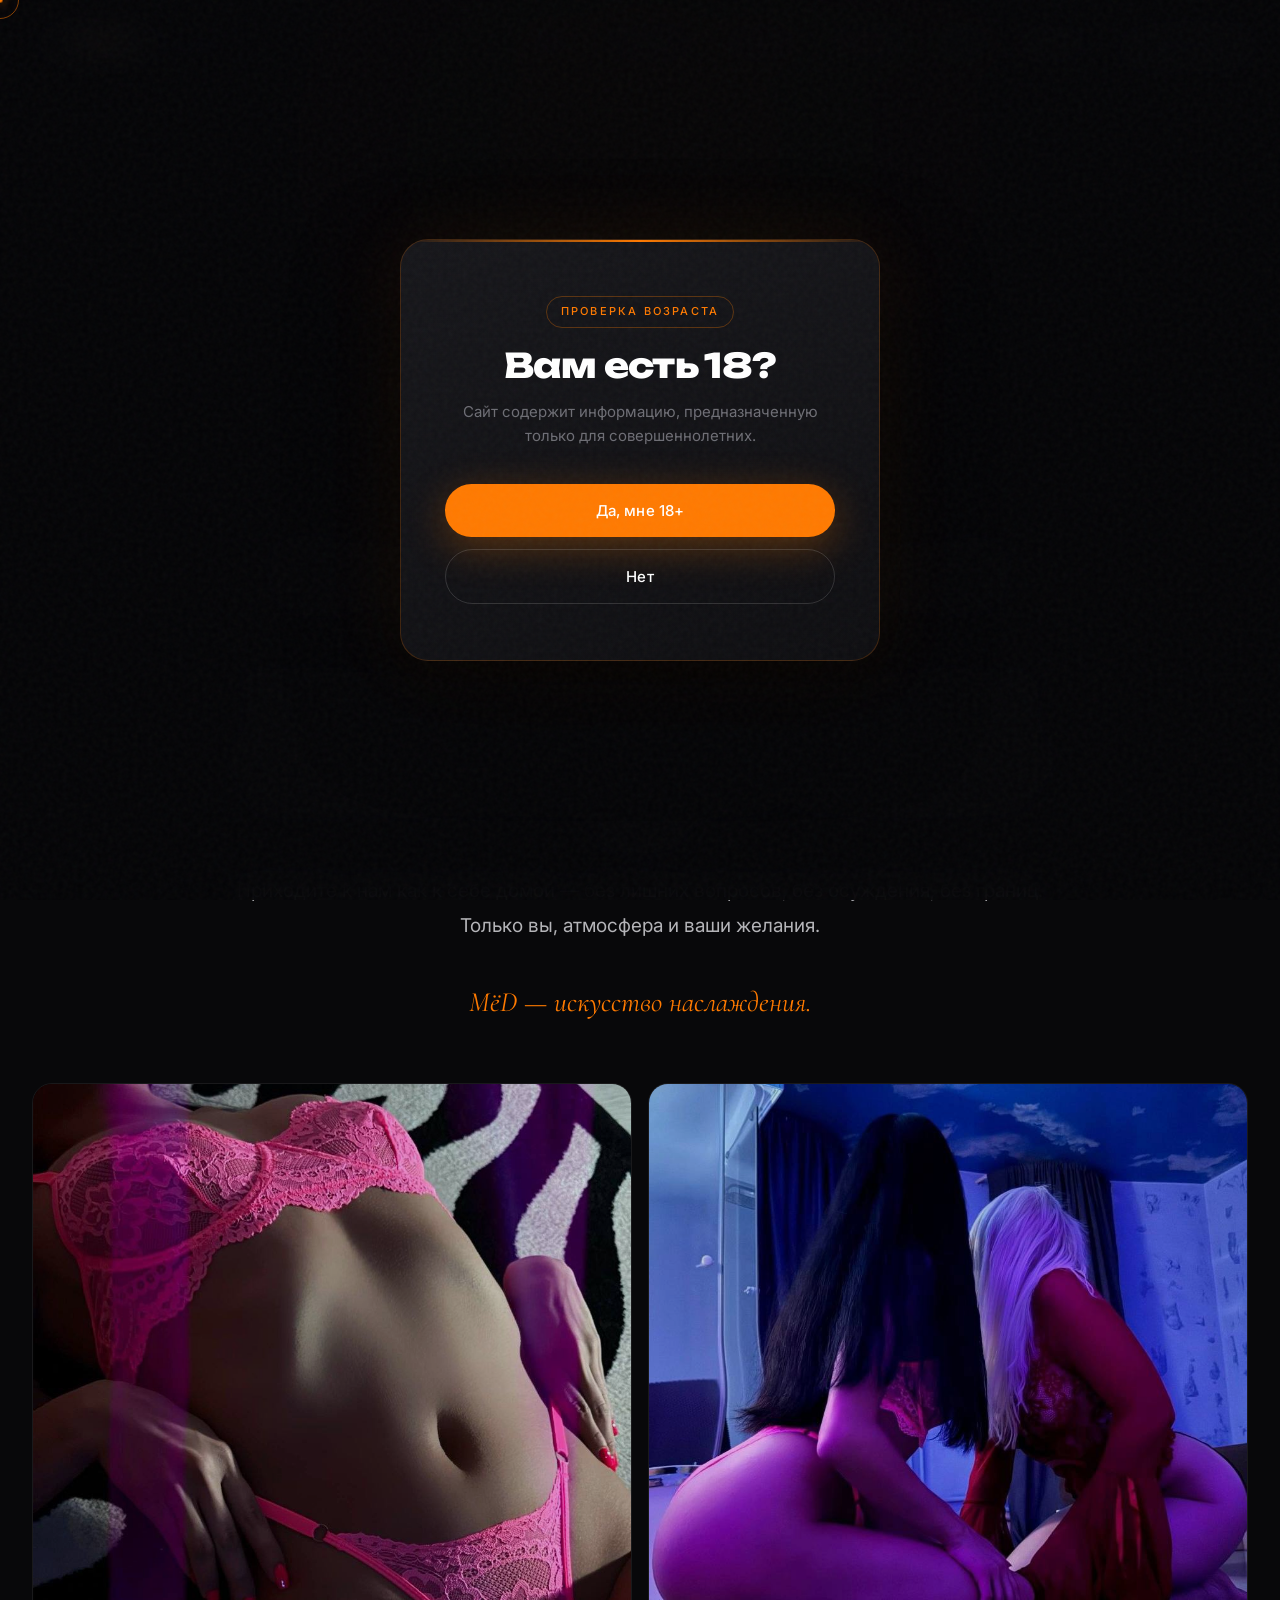
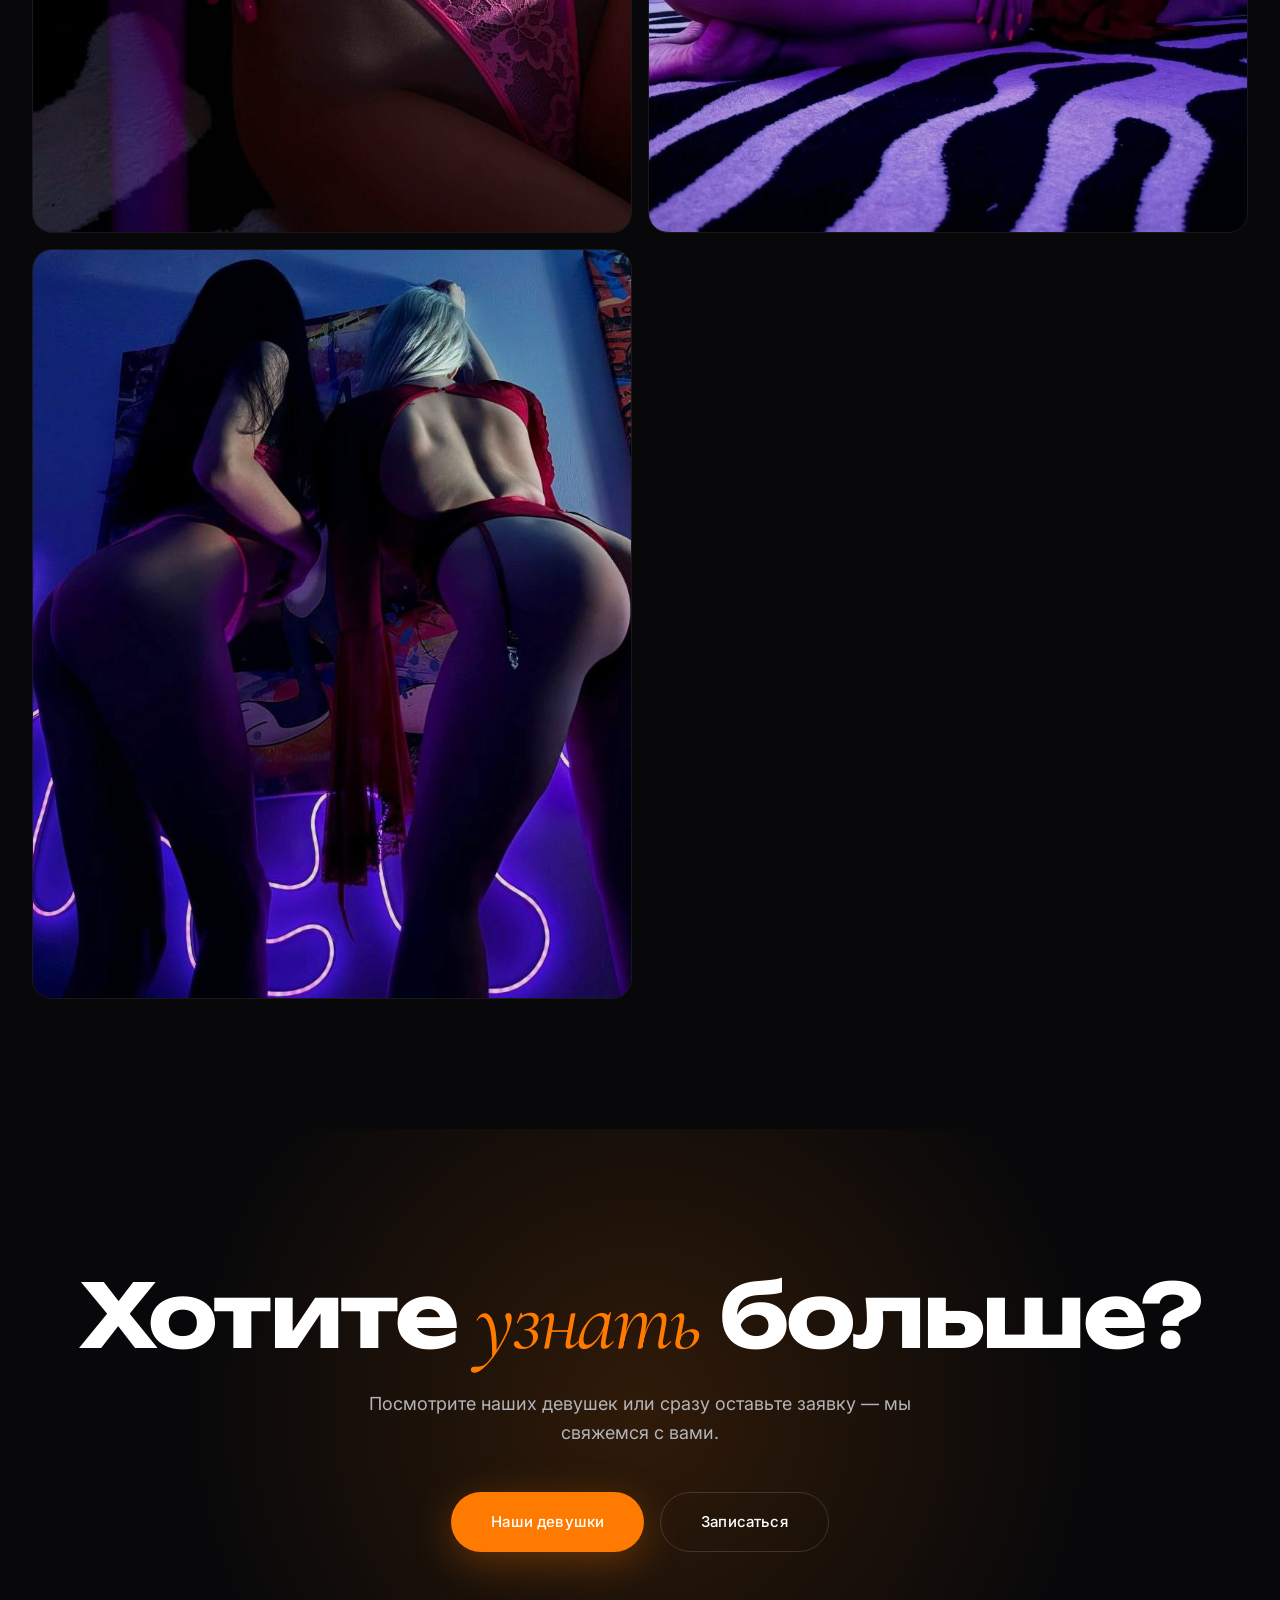
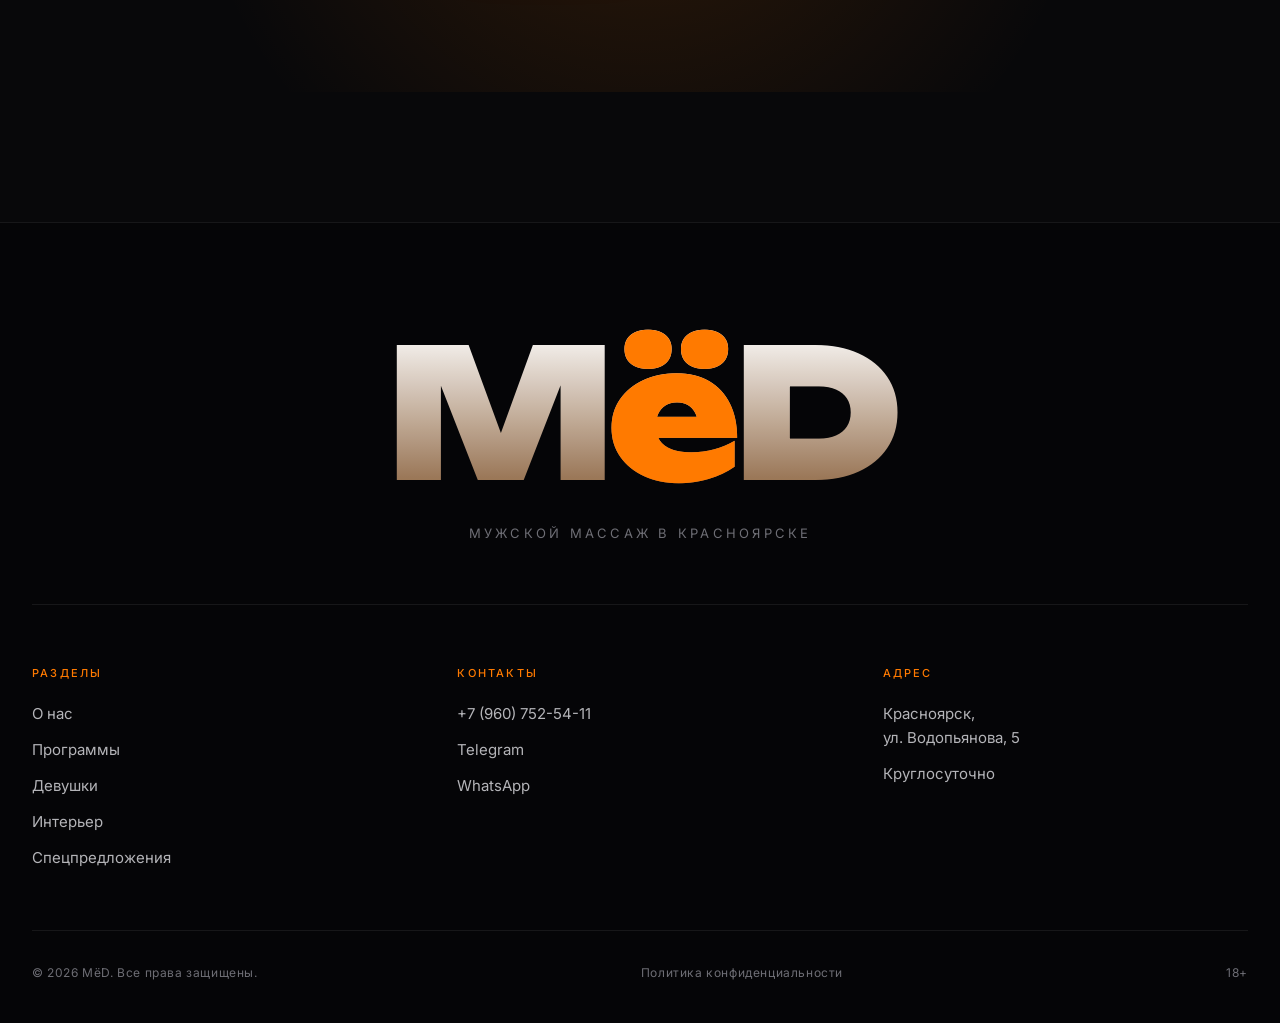
<file: about.html>
<!DOCTYPE html>
<html lang="ru">
<head>
<meta charset="UTF-8">
<meta name="viewport" content="width=device-width, initial-scale=1.0">
<title>О нас — MёD</title>
<meta name="description" content="Клуб MёD — островок страсти и наслаждения в Красноярске.">
<link href="https://fonts.googleapis.com/css2?family=Unbounded:wght@400;500;700;900&family=Inter:wght@300;400;500;600&family=Cormorant+Garamond:ital,wght@0,400;1,300;1,400&display=swap" rel="stylesheet">
<link rel="stylesheet" href="style.css">
</head>
<body>

<div class="preloader" id="preloader"><div class="preloader-logo">M<span>ё</span>D</div><div class="preloader-bar"><span></span></div></div>
<div class="cursor-dot" id="cursorDot"></div>
<div class="cursor-ring" id="cursorRing"></div>
<div class="grain"></div>
<div class="progress-bar" id="progressBar"></div>

<div class="age-modal" id="ageModal">
    <div class="age-box">
        <div class="age-label">Проверка возраста</div>
        <h3>Вам есть 18?</h3>
        <p>Сайт содержит информацию, предназначенную только для совершеннолетних.</p>
        <div class="age-actions">
            <button id="ageYes" class="btn btn-primary">Да, мне 18+</button>
            <button id="ageNo" class="btn btn-ghost">Нет</button>
        </div>
    </div>
</div>

<header class="header" id="header">
    <div class="container header-inner">
        <a href="index.html" class="logo">
            <span class="logo-mark">MK</span>
            <span class="logo-name">M<span>ё</span>D</span>
            <span class="logo-city">Красноярск</span>
        </a>
        <nav class="nav">
            <a href="about.html">О нас</a>
            <a href="programs.html">Программы</a>
            <a href="girls.html">Девушки</a>
            <a href="interior.html">Интерьер</a>
            <a href="special.html">Акции</a>
            <a href="index.html#contacts">Контакты</a>
        </nav>
        <a href="tel:+79607525411" class="header-phone">
            <span class="phone-label">Записаться</span>
            <span class="phone-num">+7 (960) 752-54-11</span>
        </a>
        <button class="burger" id="burger" aria-label="Меню"><span></span><span></span></button>
    </div>
</header>

<div class="mobile-menu" id="mobileMenu">
    <nav>
        <a href="about.html">О нас</a>
        <a href="programs.html">Программы</a>
        <a href="girls.html">Девушки</a>
        <a href="interior.html">Интерьер</a>
        <a href="special.html">Акции</a>
        <a href="index.html#contacts">Контакты</a>
    </nav>
    <div class="mobile-menu-contacts">
        <a href="tel:+79607525411">+7 (960) 752-54-11</a>
        <a href="https://t.me/Asssisasi" target="_blank">@Asssisasi</a>
    </div>
</div>

<main>

<section class="page-hero">
    <div class="container">
        <div class="section-label reveal" style="text-align:center;display:inline-block;">О клубе</div>
        <h1 class="reveal">О <em>нас</em></h1>
        <p class="reveal" style="transition-delay:.1s">MёD — это не просто массаж. Это искусство наслаждения.</p>
    </div>
</section>

<section class="section" style="padding-top:40px;">
    <div class="container">
        <div class="about-page-content reveal">
            <p>Добро пожаловать в клуб MёD — островок страсти и наслаждения, где самые сокровенные фантазии обретают реальность. Здесь время останавливается, а чувственность не знает границ.</p>
            <p>Мы работаем круглосуточно и приглашаем вас в мир блаженства, где каждый вечер становится особенным. Наши мастера — искусные проводники по пути страсти. Они окружат вас заботой и вниманием, помогут полностью расслабиться и открыться новым ощущениям. Каждое прикосновение, каждое движение — это танец ваших чувств и желаний.</p>
            <p>Приходите к нам как к себе домой — без лишних вопросов, без осуждения, без границ. Только вы, атмосфера и ваши желания.</p>
            <p>MёD — искусство наслаждения.</p>
        </div>

        <!-- ФОТО ИНТЕРЬЕРА — уникальные для этой страницы -->
        <div class="about-photos">
            <div class="about-photo-item reveal-scale">
                <img src="about1.jpg" alt="Атмосфера клуба MёD">
            </div>
            <div class="about-photo-item reveal-scale" style="transition-delay:.1s">
                <img src="about2.jpg" alt="Мастерица клуба MёD">
            </div>
            <div class="about-photo-item reveal-scale">
                <img src="about3.jpg" alt="Атмосфера клуба MёD">
            </div>
        </div>
    </div>
</section>

<section class="cta-section">
    <div class="container">
        <h2 class="reveal">Хотите <em>узнать</em> больше?</h2>
        <p class="reveal" style="transition-delay:.1s">Посмотрите наших девушек или сразу оставьте заявку — мы свяжемся с вами.</p>
        <div class="hero-actions reveal" style="transition-delay:.2s;justify-content:center;display:flex;gap:16px;flex-wrap:wrap;">
            <a href="girls.html" class="btn btn-primary" data-cursor>Наши девушки</a>
            <a href="index.html#contacts" class="btn btn-ghost" data-cursor>Записаться</a>
        </div>
    </div>
</section>

</main>

<footer class="footer">
    <div class="container">
        <div class="footer-top">
            <div class="footer-logo">M<span>ё</span>D</div>
            <p class="footer-tagline">Мужской массаж в Красноярске</p>
        </div>
        <div class="footer-mid">
            <div class="footer-col">
                <span class="footer-col-label">Разделы</span>
                <a href="about.html">О нас</a>
                <a href="programs.html">Программы</a>
                <a href="girls.html">Девушки</a>
                <a href="interior.html">Интерьер</a>
                <a href="special.html">Спецпредложения</a>
            </div>
            <div class="footer-col">
                <span class="footer-col-label">Контакты</span>
                <a href="tel:+79607525411">+7 (960) 752-54-11</a>
                <a href="https://t.me/Asssisasi" target="_blank">Telegram</a>
                <a href="https://wa.me/79607525411" target="_blank">WhatsApp</a>
            </div>
            <div class="footer-col">
                <span class="footer-col-label">Адрес</span>
                <p>Красноярск,<br>ул. Водопьянова, 5</p>
                <p>Круглосуточно</p>
            </div>
        </div>
        <div class="footer-bottom">
            <span>© 2026 MёD. Все права защищены.</span>
            <a href="#">Политика конфиденциальности</a>
            <span>18+</span>
        </div>
    </div>
</footer>

<button class="to-top" id="toTop" aria-label="Наверх" data-cursor>
    <svg width="18" height="18" viewBox="0 0 18 18" fill="none"><path d="M9 15V3M3 9l6-6 6 6" stroke="currentColor" stroke-width="1.5" stroke-linecap="round" stroke-linejoin="round"/></svg>
</button>

<script src="script.js"></script>
</body>
</html>
</file>
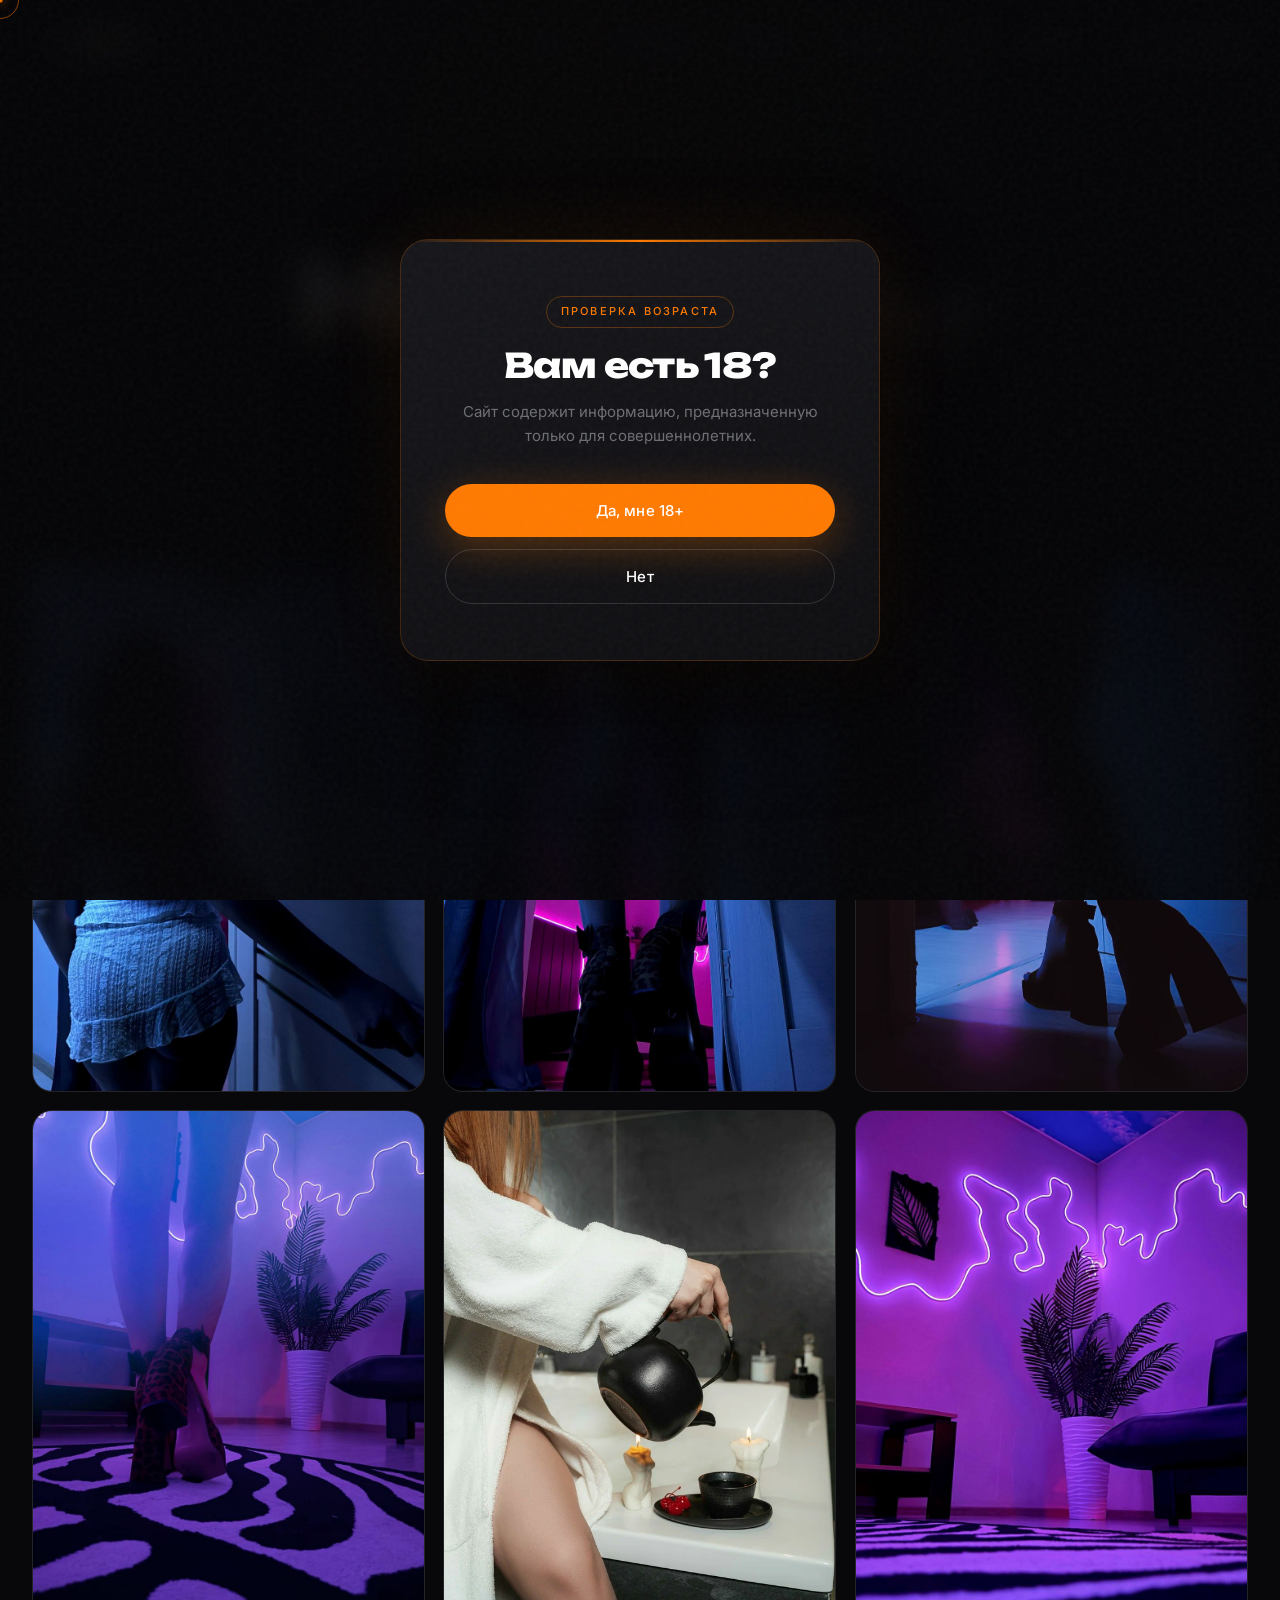
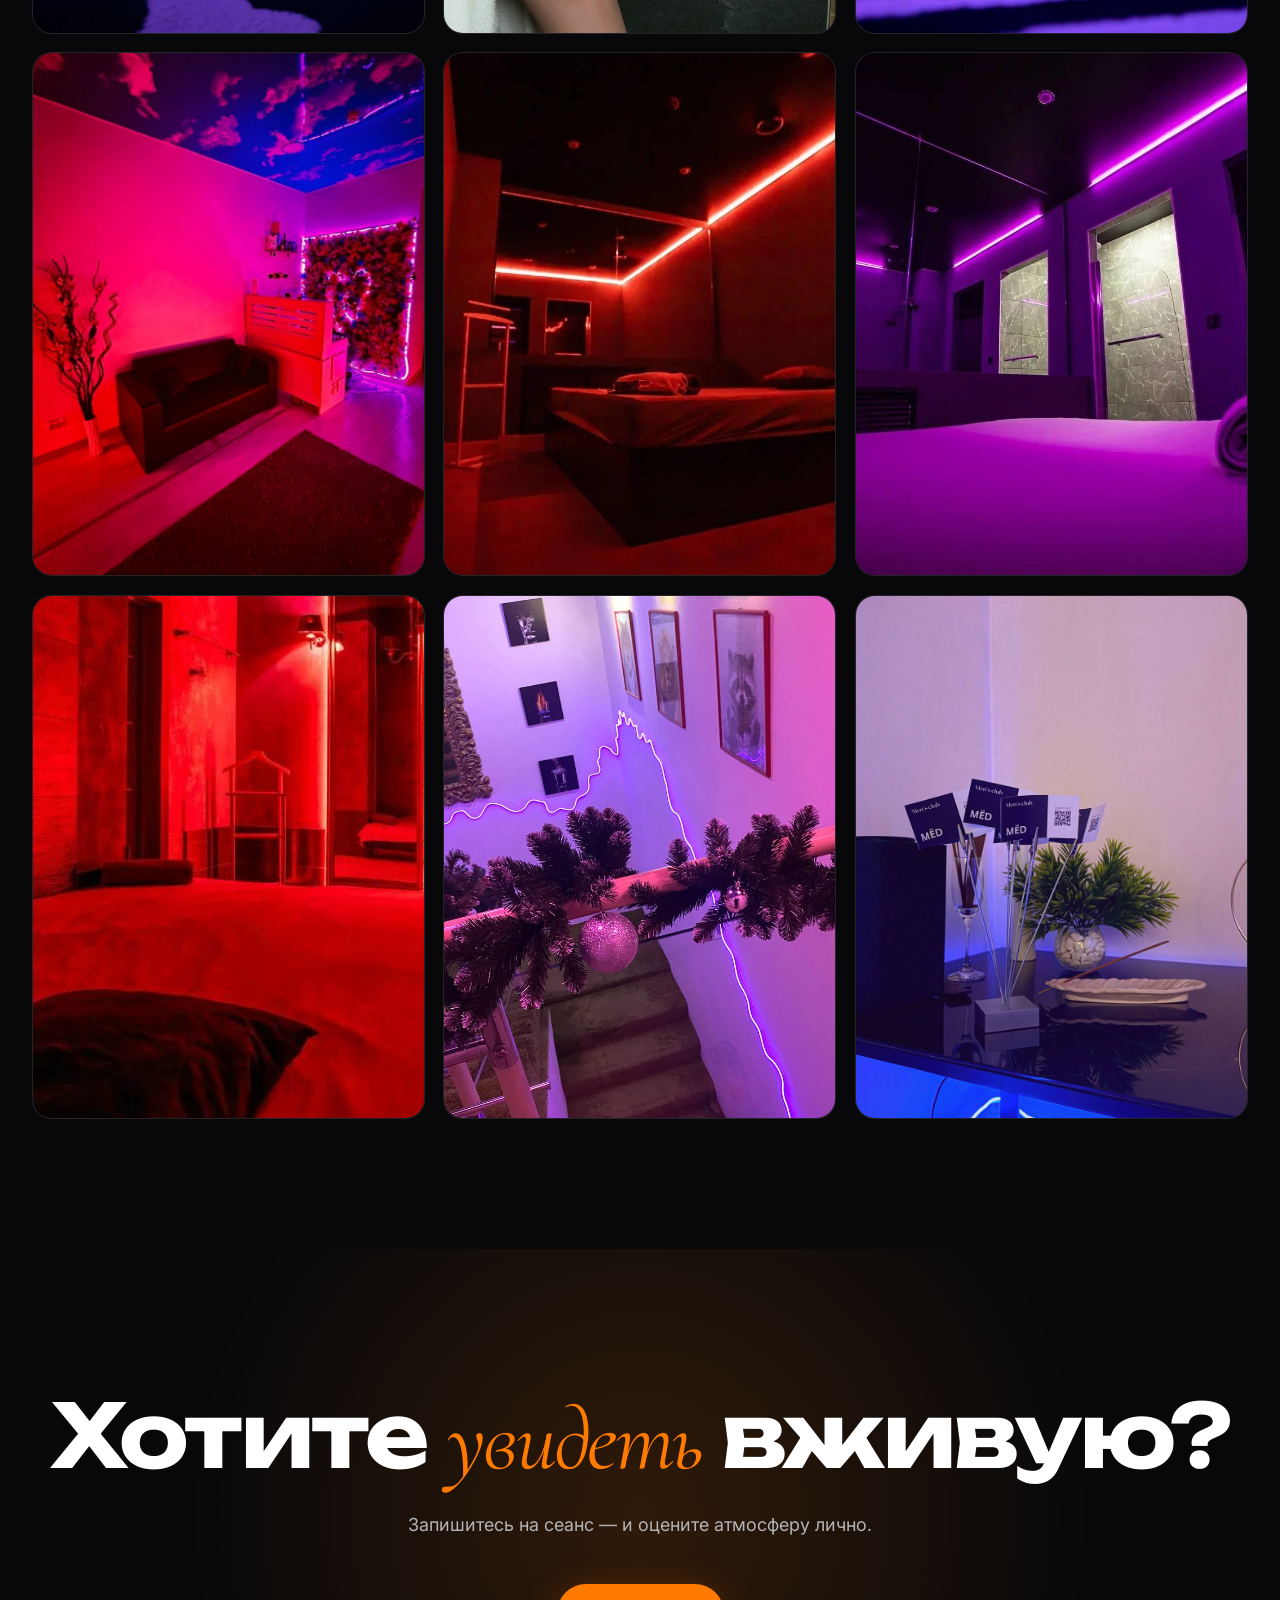
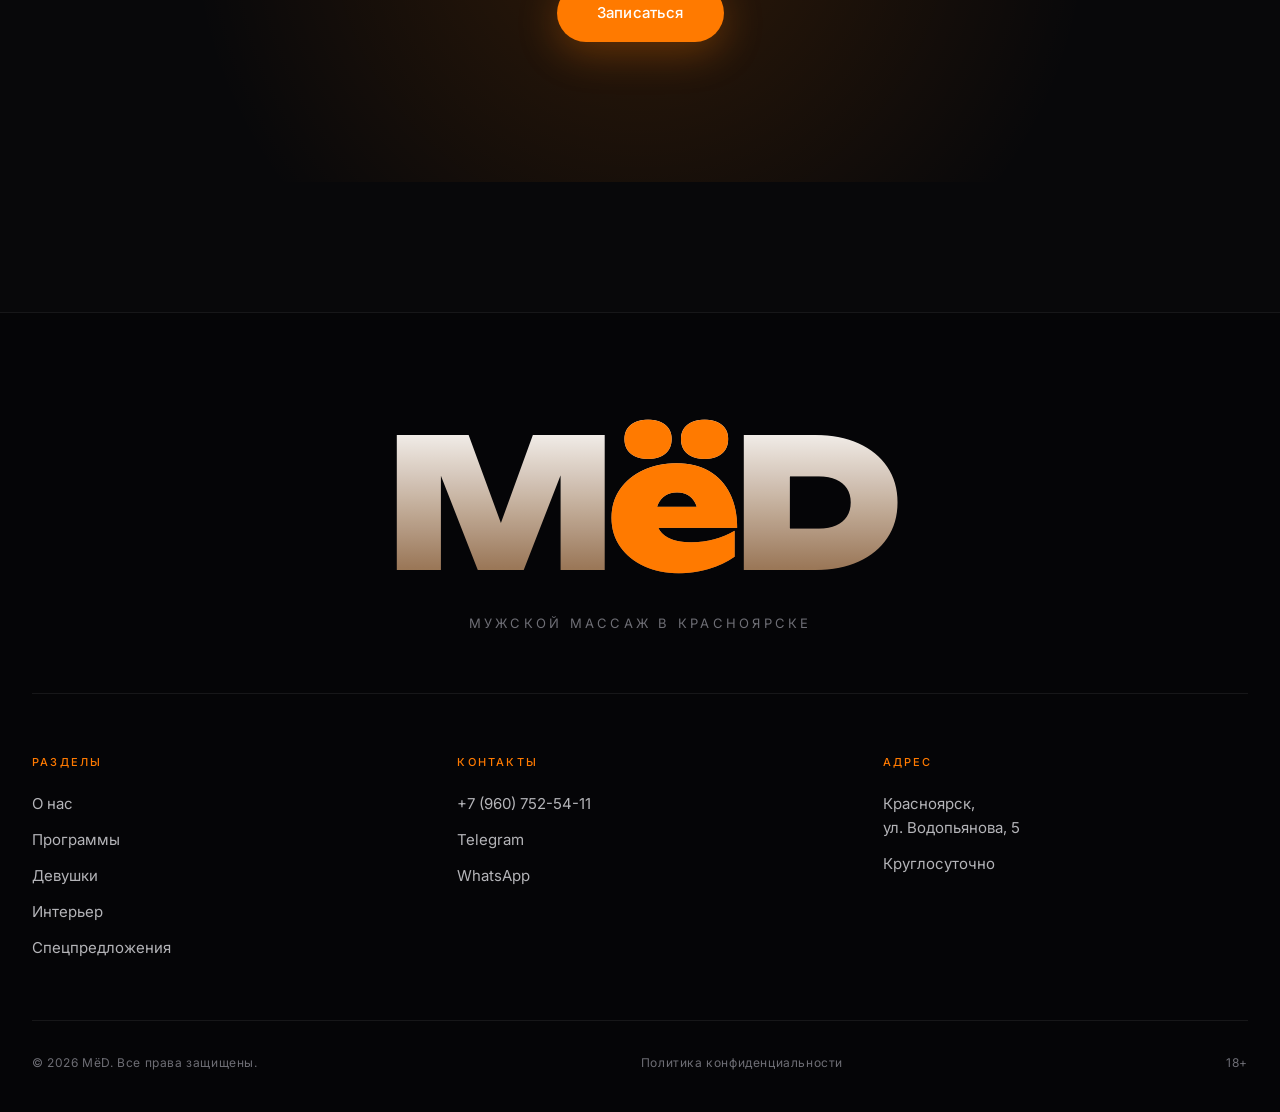
<file: interior.html>
<!DOCTYPE html>
<html lang="ru">
<head>
<meta charset="UTF-8">
<meta name="viewport" content="width=device-width, initial-scale=1.0">
<title>Интерьер — MёD</title>
<meta name="description" content="Атмосфера и интерьер клуба MёD в Красноярске. Неон, зеркала, приватные комнаты.">
<link href="https://fonts.googleapis.com/css2?family=Unbounded:wght@400;500;700;900&family=Inter:wght@300;400;500;600&family=Cormorant+Garamond:ital,wght@0,400;1,300;1,400&display=swap" rel="stylesheet">
<link rel="stylesheet" href="style.css">
</head>
<body>

<div class="preloader" id="preloader"><div class="preloader-logo">M<span>ё</span>D</div><div class="preloader-bar"><span></span></div></div>
<div class="cursor-dot" id="cursorDot"></div>
<div class="cursor-ring" id="cursorRing"></div>
<div class="grain"></div>
<div class="progress-bar" id="progressBar"></div>

<div class="age-modal" id="ageModal">
    <div class="age-box">
        <div class="age-label">Проверка возраста</div>
        <h3>Вам есть 18?</h3>
        <p>Сайт содержит информацию, предназначенную только для совершеннолетних.</p>
        <div class="age-actions">
            <button id="ageYes" class="btn btn-primary">Да, мне 18+</button>
            <button id="ageNo" class="btn btn-ghost">Нет</button>
        </div>
    </div>
</div>

<header class="header" id="header">
    <div class="container header-inner">
        <a href="index.html" class="logo">
            <span class="logo-mark">MK</span>
            <span class="logo-name">M<span>ё</span>D</span>
            <span class="logo-city">Красноярск</span>
        </a>
        <nav class="nav">
            <a href="about.html">О нас</a>
            <a href="programs.html">Программы</a>
            <a href="girls.html">Девушки</a>
            <a href="interior.html">Интерьер</a>
            <a href="special.html">Акции</a>
            <a href="index.html#contacts">Контакты</a>
        </nav>
        <a href="tel:+79607525411" class="header-phone">
            <span class="phone-label">Записаться</span>
            <span class="phone-num">+7 (960) 752-54-11</span>
        </a>
        <button class="burger" id="burger" aria-label="Меню"><span></span><span></span></button>
    </div>
</header>

<div class="mobile-menu" id="mobileMenu">
    <nav>
        <a href="about.html">О нас</a>
        <a href="programs.html">Программы</a>
        <a href="girls.html">Девушки</a>
        <a href="interior.html">Интерьер</a>
        <a href="special.html">Акции</a>
        <a href="index.html#contacts">Контакты</a>
    </nav>
    <div class="mobile-menu-contacts">
        <a href="tel:+79607525411">+7 (960) 752-54-11</a>
        <a href="https://t.me/Asssisasi" target="_blank">@Asssisasi</a>
    </div>
</div>

<main>

<section class="page-hero">
    <div class="container">
        <div class="section-label reveal" style="text-align:center;display:inline-block;">Атмосфера</div>
        <h1 class="reveal">Наш <em>интерьер</em></h1>
        <p class="reveal" style="transition-delay:.1s">Неон, зеркала, приватные комнаты и продуманный свет. Место, куда хочется возвращаться.</p>
    </div>
</section>

<section class="section" style="padding-top:40px;">
    <div class="container">
        <div class="gallery">

            <figure class="gallery-item reveal-scale">
                <img src="int1.jpg" alt="Гостиная с неоном">
                <figcaption>Гостиная</figcaption>
            </figure>

            <figure class="gallery-item reveal-scale" style="transition-delay:.06s">
                <img src="int2.jpg" alt="Фиолетовая комната">
                <figcaption>Свет</figcaption>
            </figure>

            <figure class="gallery-item reveal-scale" style="transition-delay:.12s">
                <img src="int3.jpg" alt="Красная комната">
                <figcaption>Приватная</figcaption>
            </figure>

            <figure class="gallery-item reveal-scale" style="transition-delay:.18s">
                <img src="int4.jpg" alt="Комната с диваном">
                <figcaption>Атмосфера</figcaption>
            </figure>

            <figure class="gallery-item reveal-scale" style="transition-delay:.24s">
                <img src="int5.jpg" alt="Душ и полотенца">
                <figcaption>Чистота</figcaption>
            </figure>

            <figure class="gallery-item reveal-scale" style="transition-delay:.3s">
                <img src="int6.jpg" alt="Лестница с гирляндой">
                <figcaption>Лестница</figcaption>
            </figure>

            <figure class="gallery-item reveal-scale" style="transition-delay:.36s">
                <img src="int7.jpg" alt="Диско-шар">
                <figcaption>Детали</figcaption>
            </figure>

            <figure class="gallery-item reveal-scale" style="transition-delay:.42s">
                <img src="int8.jpg" alt="Стена из роз">
                <figcaption>Фотозона</figcaption>
            </figure>

            <figure class="gallery-item reveal-scale" style="transition-delay:.48s">
                <img src="int9.jpg" alt="Ванная со свечами">
                <figcaption>Свечи</figcaption>
            </figure>

            <figure class="gallery-item reveal-scale" style="transition-delay:.54s">
                <img src="int10.jpg" alt="Картины на лестнице">
                <figcaption>Арт</figcaption>
            </figure>

            <figure class="gallery-item reveal-scale" style="transition-delay:.6s">
                <img src="int11.jpg" alt="Силуэт в проёме">
                <figcaption>Ночь</figcaption>
            </figure>

            <figure class="gallery-item reveal-scale" style="transition-delay:.66s">
                <img src="int12.jpg" alt="Девушка со спины">
                <figcaption>Атмосфера</figcaption>
            </figure>

        </div>
    </div>
</section>

<section class="cta-section">
    <div class="container">
        <h2 class="reveal">Хотите <em>увидеть</em> вживую?</h2>
        <p class="reveal" style="transition-delay:.1s">Запишитесь на сеанс — и оцените атмосферу лично.</p>
        <a href="index.html#contacts" class="btn btn-primary reveal" style="transition-delay:.2s" data-cursor>Записаться</a>
    </div>
</section>

</main>

<footer class="footer">
    <div class="container">
        <div class="footer-top">
            <div class="footer-logo">M<span>ё</span>D</div>
            <p class="footer-tagline">Мужской массаж в Красноярске</p>
        </div>
        <div class="footer-mid">
            <div class="footer-col">
                <span class="footer-col-label">Разделы</span>
                <a href="about.html">О нас</a>
                <a href="programs.html">Программы</a>
                <a href="girls.html">Девушки</a>
                <a href="interior.html">Интерьер</a>
                <a href="special.html">Спецпредложения</a>
            </div>
            <div class="footer-col">
                <span class="footer-col-label">Контакты</span>
                <a href="tel:+79607525411">+7 (960) 752-54-11</a>
                <a href="https://t.me/Asssisasi" target="_blank">Telegram</a>
                <a href="https://wa.me/79607525411" target="_blank">WhatsApp</a>
            </div>
            <div class="footer-col">
                <span class="footer-col-label">Адрес</span>
                <p>Красноярск,<br>ул. Водопьянова, 5</p>
                <p>Круглосуточно</p>
            </div>
        </div>
        <div class="footer-bottom">
            <span>© 2026 MёD. Все права защищены.</span>
            <a href="#">Политика конфиденциальности</a>
            <span>18+</span>
        </div>
    </div>
</footer>

<button class="to-top" id="toTop" aria-label="Наверх" data-cursor>
    <svg width="18" height="18" viewBox="0 0 18 18" fill="none"><path d="M9 15V3M3 9l6-6 6 6" stroke="currentColor" stroke-width="1.5" stroke-linecap="round" stroke-linejoin="round"/></svg>
</button>

<script src="script.js"></script>
</body>
</html>
</file>
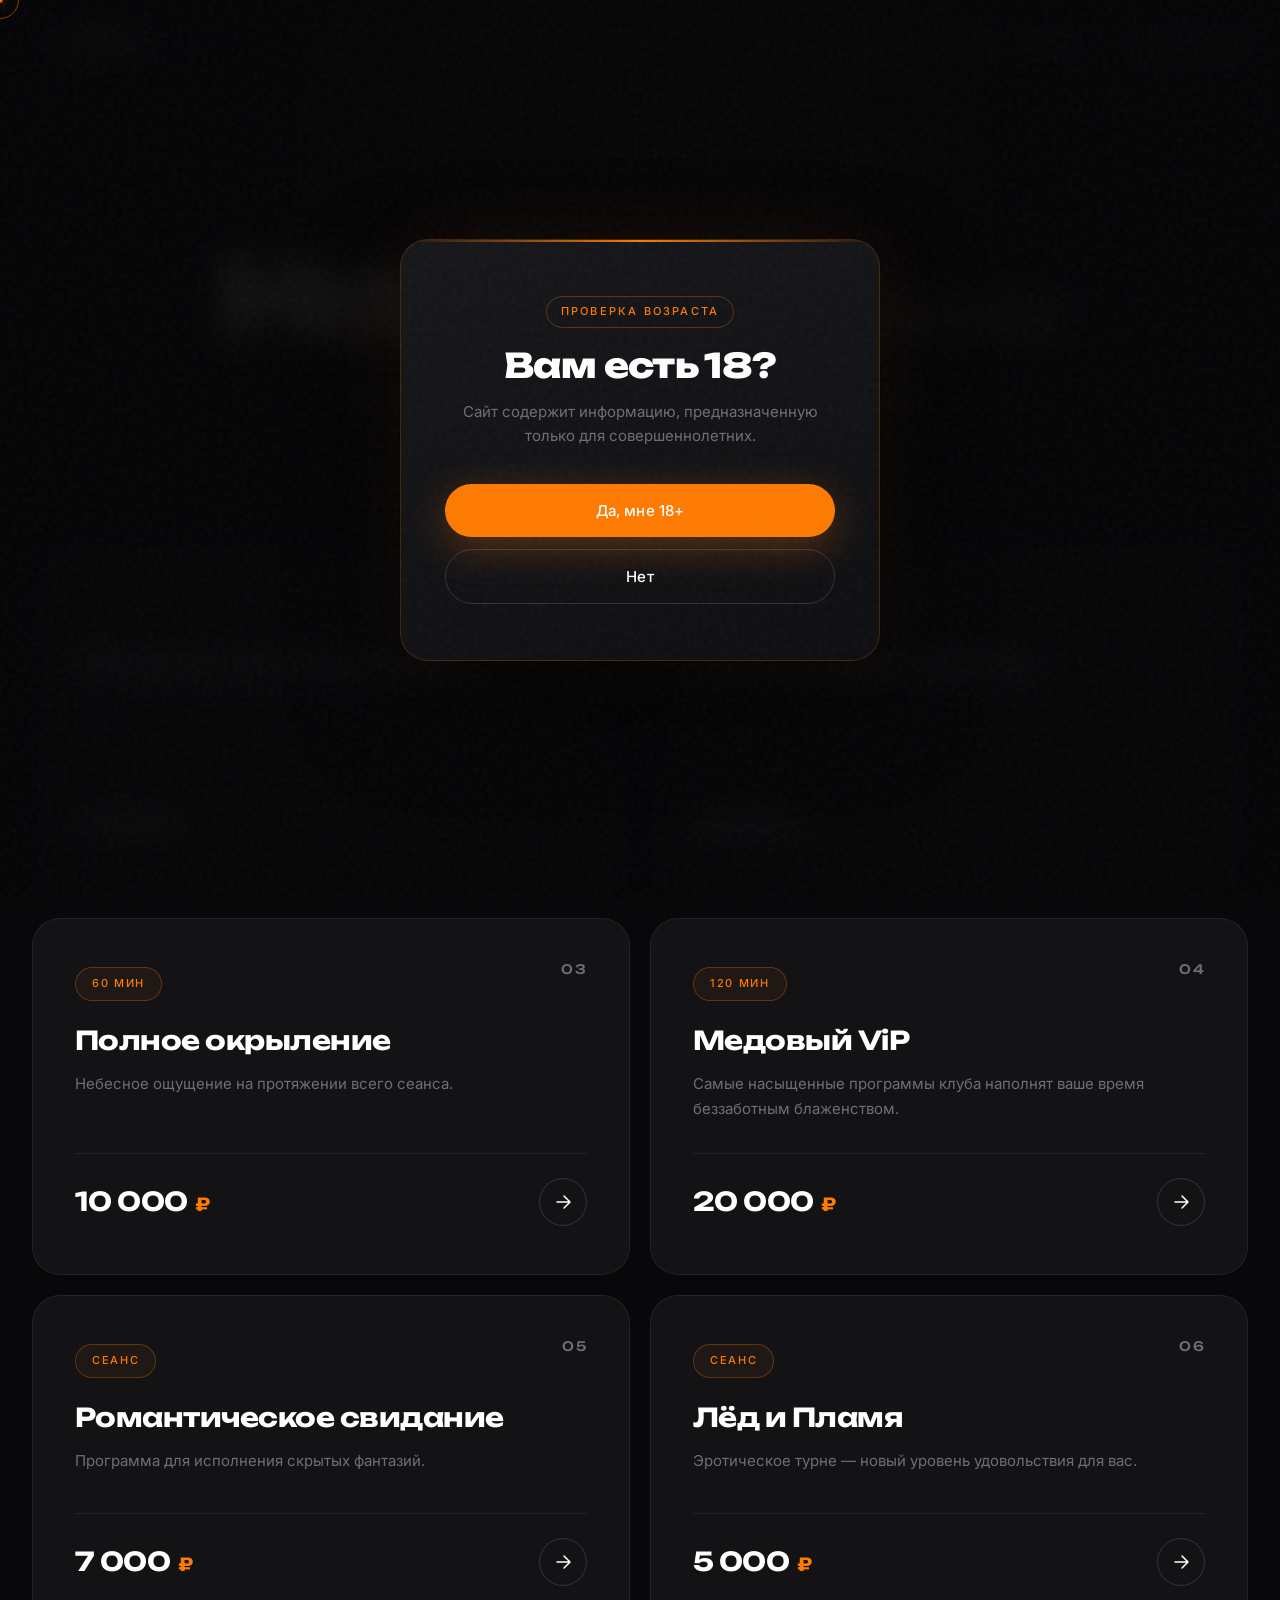
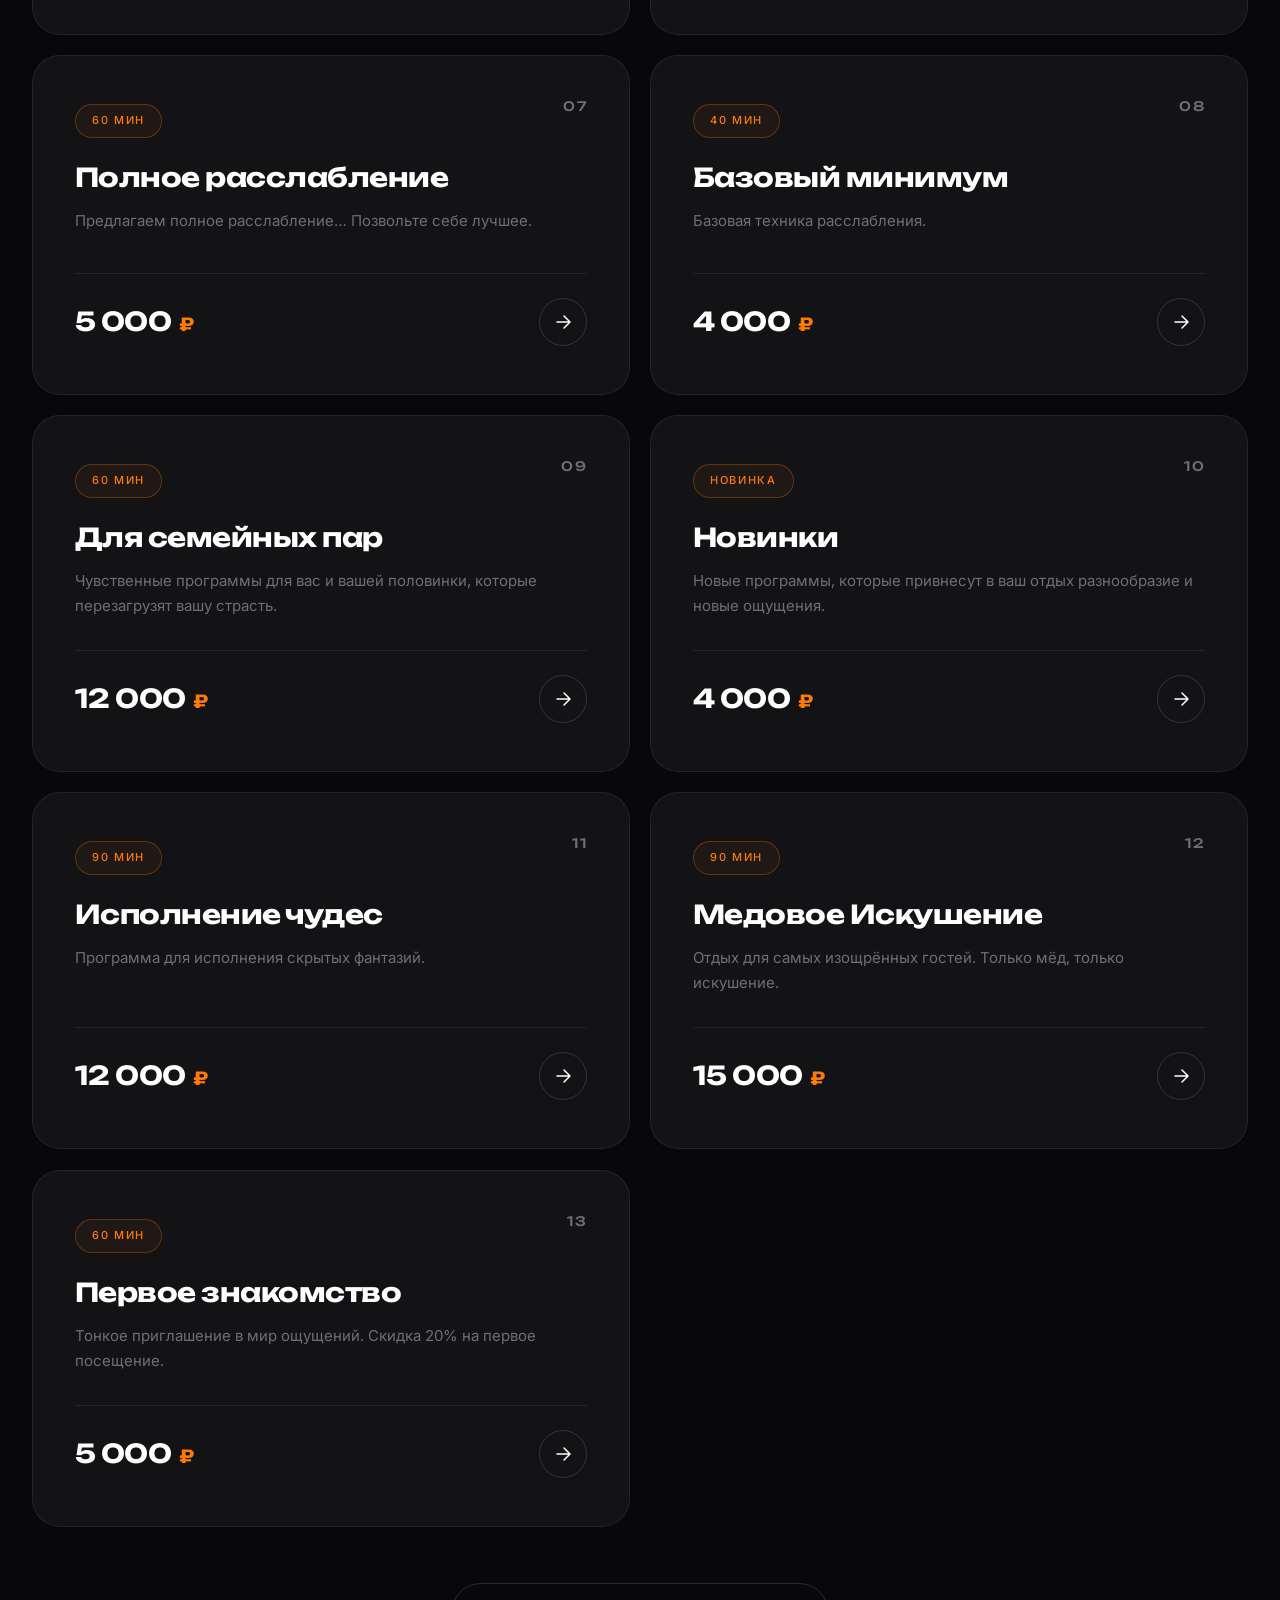
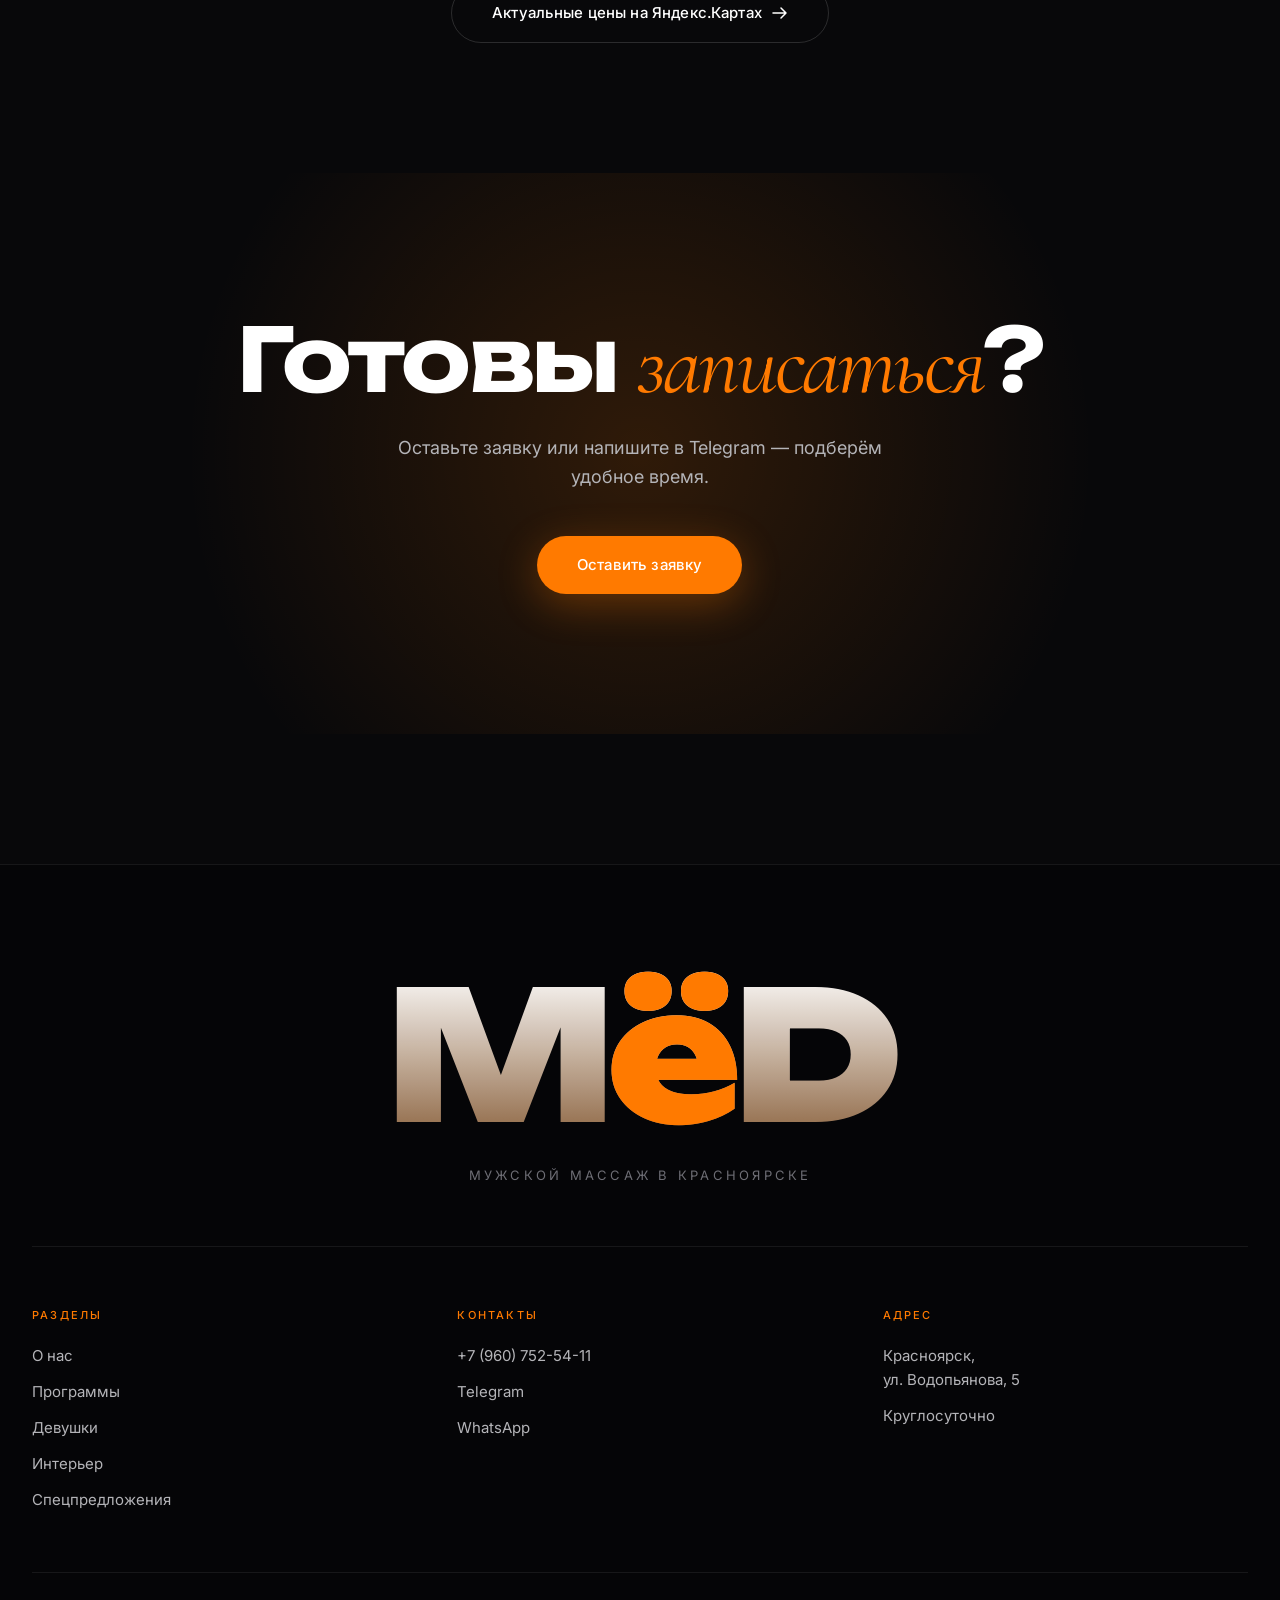
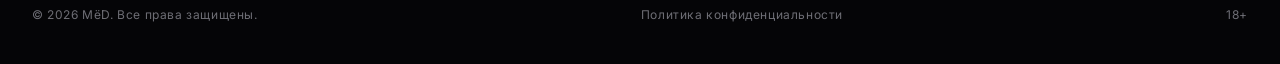
<file: programs.html>
<!DOCTYPE html>
<html lang="ru">
<head>
<meta charset="UTF-8">
<meta name="viewport" content="width=device-width, initial-scale=1.0">
<title>Программы — MёD</title>
<meta name="description" content="Программы эротического массажа клуба MёD в Красноярске. Цены и описания.">
<link href="https://fonts.googleapis.com/css2?family=Unbounded:wght@400;500;700;900&family=Inter:wght@300;400;500;600&family=Cormorant+Garamond:ital,wght@0,400;1,300;1,400&display=swap" rel="stylesheet">
<link rel="stylesheet" href="style.css">
</head>
<body>

<div class="preloader" id="preloader"><div class="preloader-logo">M<span>ё</span>D</div><div class="preloader-bar"><span></span></div></div>
<div class="cursor-dot" id="cursorDot"></div>
<div class="cursor-ring" id="cursorRing"></div>
<div class="grain"></div>
<div class="progress-bar" id="progressBar"></div>

<div class="age-modal" id="ageModal">
    <div class="age-box">
        <div class="age-label">Проверка возраста</div>
        <h3>Вам есть 18?</h3>
        <p>Сайт содержит информацию, предназначенную только для совершеннолетних.</p>
        <div class="age-actions">
            <button id="ageYes" class="btn btn-primary">Да, мне 18+</button>
            <button id="ageNo" class="btn btn-ghost">Нет</button>
        </div>
    </div>
</div>

<header class="header" id="header">
    <div class="container header-inner">
        <a href="index.html" class="logo">
            <span class="logo-mark">MK</span>
            <span class="logo-name">M<span>ё</span>D</span>
            <span class="logo-city">Красноярск</span>
        </a>
        <nav class="nav">
            <a href="about.html">О нас</a>
            <a href="programs.html">Программы</a>
            <a href="girls.html">Девушки</a>
            <a href="interior.html">Интерьер</a>
            <a href="special.html">Акции</a>
            <a href="index.html#contacts">Контакты</a>
        </nav>
        <a href="tel:+79607525411" class="header-phone">
            <span class="phone-label">Записаться</span>
            <span class="phone-num">+7 (960) 752-54-11</span>
        </a>
        <button class="burger" id="burger" aria-label="Меню"><span></span><span></span></button>
    </div>
</header>

<div class="mobile-menu" id="mobileMenu">
    <nav>
        <a href="about.html">О нас</a>
        <a href="programs.html">Программы</a>
        <a href="girls.html">Девушки</a>
        <a href="interior.html">Интерьер</a>
        <a href="special.html">Акции</a>
        <a href="index.html#contacts">Контакты</a>
    </nav>
    <div class="mobile-menu-contacts">
        <a href="tel:+79607525411">+7 (960) 752-54-11</a>
        <a href="https://t.me/Asssisasi" target="_blank">@Asssisasi</a>
    </div>
</div>

<main>

<section class="page-hero">
    <div class="container">
        <div class="section-label reveal" style="text-align:center;display:inline-block;">Услуги</div>
        <h1 class="reveal">Наши <em>программы</em></h1>
        <p class="reveal" style="transition-delay:.1s">Авторские программы на любой вкус и запрос. Каждая — особенная.</p>
    </div>
</section>

<section class="section" style="padding-top:40px;">
    <div class="container">
        <div class="services-grid">

            <article class="service-card reveal">
                <span class="service-num">01</span>
                <div class="service-top"><span class="service-duration">60 мин</span></div>
                <h3>Прекрасное мгновение</h3>
                <p>Самая популярная программа в студии. Баланс удовольствия и релакса.</p>
                <div class="service-footer">
                    <span class="service-price">4 000 <i>₽</i></span>
                    <a href="index.html#contacts" class="service-arrow" data-cursor>
                        <svg width="20" height="20" viewBox="0 0 20 20" fill="none"><path d="M4 10h12M11 4l6 6-6 6" stroke="currentColor" stroke-width="1.5" stroke-linecap="round" stroke-linejoin="round"/></svg>
                    </a>
                </div>
            </article>

            <article class="service-card reveal" style="transition-delay:.06s">
                <span class="service-num">02</span>
                <div class="service-top"><span class="service-duration">60 мин</span></div>
                <h3>Чистое вдохновение</h3>
                <p>Программа выведет отдых на новый уровень. Вы ощутите лёгкость и приятное расслабление.</p>
                <div class="service-footer">
                    <span class="service-price">6 000 <i>₽</i></span>
                    <a href="index.html#contacts" class="service-arrow" data-cursor>
                        <svg width="20" height="20" viewBox="0 0 20 20" fill="none"><path d="M4 10h12M11 4l6 6-6 6" stroke="currentColor" stroke-width="1.5" stroke-linecap="round" stroke-linejoin="round"/></svg>
                    </a>
                </div>
            </article>

            <article class="service-card reveal" style="transition-delay:.12s">
                <span class="service-num">03</span>
                <div class="service-top"><span class="service-duration">60 мин</span></div>
                <h3>Полное окрыление</h3>
                <p>Небесное ощущение на протяжении всего сеанса.</p>
                <div class="service-footer">
                    <span class="service-price">10 000 <i>₽</i></span>
                    <a href="index.html#contacts" class="service-arrow" data-cursor>
                        <svg width="20" height="20" viewBox="0 0 20 20" fill="none"><path d="M4 10h12M11 4l6 6-6 6" stroke="currentColor" stroke-width="1.5" stroke-linecap="round" stroke-linejoin="round"/></svg>
                    </a>
                </div>
            </article>

            <article class="service-card reveal" style="transition-delay:.18s">
                <span class="service-num">04</span>
                <div class="service-top"><span class="service-duration">120 мин</span></div>
                <h3>Медовый ViP</h3>
                <p>Самые насыщенные программы клуба наполнят ваше время беззаботным блаженством.</p>
                <div class="service-footer">
                    <span class="service-price">20 000 <i>₽</i></span>
                    <a href="index.html#contacts" class="service-arrow" data-cursor>
                        <svg width="20" height="20" viewBox="0 0 20 20" fill="none"><path d="M4 10h12M11 4l6 6-6 6" stroke="currentColor" stroke-width="1.5" stroke-linecap="round" stroke-linejoin="round"/></svg>
                    </a>
                </div>
            </article>

            <article class="service-card reveal" style="transition-delay:.24s">
                <span class="service-num">05</span>
                <div class="service-top"><span class="service-duration">сеанс</span></div>
                <h3>Романтическое свидание</h3>
                <p>Программа для исполнения скрытых фантазий.</p>
                <div class="service-footer">
                    <span class="service-price">7 000 <i>₽</i></span>
                    <a href="index.html#contacts" class="service-arrow" data-cursor>
                        <svg width="20" height="20" viewBox="0 0 20 20" fill="none"><path d="M4 10h12M11 4l6 6-6 6" stroke="currentColor" stroke-width="1.5" stroke-linecap="round" stroke-linejoin="round"/></svg>
                    </a>
                </div>
            </article>

            <article class="service-card reveal" style="transition-delay:.3s">
                <span class="service-num">06</span>
                <div class="service-top"><span class="service-duration">сеанс</span></div>
                <h3>Лёд и Пламя</h3>
                <p>Эротическое турне — новый уровень удовольствия для вас.</p>
                <div class="service-footer">
                    <span class="service-price">5 000 <i>₽</i></span>
                    <a href="index.html#contacts" class="service-arrow" data-cursor>
                        <svg width="20" height="20" viewBox="0 0 20 20" fill="none"><path d="M4 10h12M11 4l6 6-6 6" stroke="currentColor" stroke-width="1.5" stroke-linecap="round" stroke-linejoin="round"/></svg>
                    </a>
                </div>
            </article>

            <article class="service-card reveal" style="transition-delay:.36s">
                <span class="service-num">07</span>
                <div class="service-top"><span class="service-duration">60 мин</span></div>
                <h3>Полное расслабление</h3>
                <p>Предлагаем полное расслабление… Позвольте себе лучшее.</p>
                <div class="service-footer">
                    <span class="service-price">5 000 <i>₽</i></span>
                    <a href="index.html#contacts" class="service-arrow" data-cursor>
                        <svg width="20" height="20" viewBox="0 0 20 20" fill="none"><path d="M4 10h12M11 4l6 6-6 6" stroke="currentColor" stroke-width="1.5" stroke-linecap="round" stroke-linejoin="round"/></svg>
                    </a>
                </div>
            </article>

            <article class="service-card reveal" style="transition-delay:.42s">
                <span class="service-num">08</span>
                <div class="service-top"><span class="service-duration">40 мин</span></div>
                <h3>Базовый минимум</h3>
                <p>Базовая техника расслабления.</p>
                <div class="service-footer">
                    <span class="service-price">4 000 <i>₽</i></span>
                    <a href="index.html#contacts" class="service-arrow" data-cursor>
                        <svg width="20" height="20" viewBox="0 0 20 20" fill="none"><path d="M4 10h12M11 4l6 6-6 6" stroke="currentColor" stroke-width="1.5" stroke-linecap="round" stroke-linejoin="round"/></svg>
                    </a>
                </div>
            </article>

            <article class="service-card reveal" style="transition-delay:.48s">
                <span class="service-num">09</span>
                <div class="service-top"><span class="service-duration">60 мин</span></div>
                <h3>Для семейных пар</h3>
                <p>Чувственные программы для вас и вашей половинки, которые перезагрузят вашу страсть.</p>
                <div class="service-footer">
                    <span class="service-price">12 000 <i>₽</i></span>
                    <a href="index.html#contacts" class="service-arrow" data-cursor>
                        <svg width="20" height="20" viewBox="0 0 20 20" fill="none"><path d="M4 10h12M11 4l6 6-6 6" stroke="currentColor" stroke-width="1.5" stroke-linecap="round" stroke-linejoin="round"/></svg>
                    </a>
                </div>
            </article>

            <article class="service-card reveal" style="transition-delay:.54s">
                <span class="service-num">10</span>
                <div class="service-top"><span class="service-duration">новинка</span></div>
                <h3>Новинки</h3>
                <p>Новые программы, которые привнесут в ваш отдых разнообразие и новые ощущения.</p>
                <div class="service-footer">
                    <span class="service-price">4 000 <i>₽</i></span>
                    <a href="index.html#contacts" class="service-arrow" data-cursor>
                        <svg width="20" height="20" viewBox="0 0 20 20" fill="none"><path d="M4 10h12M11 4l6 6-6 6" stroke="currentColor" stroke-width="1.5" stroke-linecap="round" stroke-linejoin="round"/></svg>
                    </a>
                </div>
            </article>

            <article class="service-card reveal" style="transition-delay:.6s">
                <span class="service-num">11</span>
                <div class="service-top"><span class="service-duration">90 мин</span></div>
                <h3>Исполнение чудес</h3>
                <p>Программа для исполнения скрытых фантазий.</p>
                <div class="service-footer">
                    <span class="service-price">12 000 <i>₽</i></span>
                    <a href="index.html#contacts" class="service-arrow" data-cursor>
                        <svg width="20" height="20" viewBox="0 0 20 20" fill="none"><path d="M4 10h12M11 4l6 6-6 6" stroke="currentColor" stroke-width="1.5" stroke-linecap="round" stroke-linejoin="round"/></svg>
                    </a>
                </div>
            </article>

            <article class="service-card reveal" style="transition-delay:.66s">
                <span class="service-num">12</span>
                <div class="service-top"><span class="service-duration">90 мин</span></div>
                <h3>Медовое Искушение</h3>
                <p>Отдых для самых изощрённых гостей. Только мёд, только искушение.</p>
                <div class="service-footer">
                    <span class="service-price">15 000 <i>₽</i></span>
                    <a href="index.html#contacts" class="service-arrow" data-cursor>
                        <svg width="20" height="20" viewBox="0 0 20 20" fill="none"><path d="M4 10h12M11 4l6 6-6 6" stroke="currentColor" stroke-width="1.5" stroke-linecap="round" stroke-linejoin="round"/></svg>
                    </a>
                </div>
            </article>

            <article class="service-card reveal" style="transition-delay:.72s">
                <span class="service-num">13</span>
                <div class="service-top"><span class="service-duration">60 мин</span></div>
                <h3>Первое знакомство</h3>
                <p>Тонкое приглашение в мир ощущений. Скидка 20% на первое посещение.</p>
                <div class="service-footer">
                    <span class="service-price">5 000 <i>₽</i></span>
                    <a href="index.html#contacts" class="service-arrow" data-cursor>
                        <svg width="20" height="20" viewBox="0 0 20 20" fill="none"><path d="M4 10h12M11 4l6 6-6 6" stroke="currentColor" stroke-width="1.5" stroke-linecap="round" stroke-linejoin="round"/></svg>
                    </a>
                </div>
            </article>

        </div>

        <div style="text-align:center; margin-top:56px;">
            <a href="https://yandex.ru/maps/org/myod/84658668938/prices/" target="_blank" class="btn btn-ghost" data-cursor>
                Актуальные цены на Яндекс.Картах
                <svg width="16" height="16" viewBox="0 0 16 16" fill="none"><path d="M1 8h13M9 3l5 5-5 5" stroke="currentColor" stroke-width="1.5" stroke-linecap="round" stroke-linejoin="round"/></svg>
            </a>
        </div>
    </div>
</section>

<section class="cta-section">
    <div class="container">
        <h2 class="reveal">Готовы <em>записаться</em>?</h2>
        <p class="reveal" style="transition-delay:.1s">Оставьте заявку или напишите в Telegram — подберём удобное время.</p>
        <a href="index.html#contacts" class="btn btn-primary reveal" style="transition-delay:.2s" data-cursor>Оставить заявку</a>
    </div>
</section>

</main>

<footer class="footer">
    <div class="container">
        <div class="footer-top">
            <div class="footer-logo">M<span>ё</span>D</div>
            <p class="footer-tagline">Мужской массаж в Красноярске</p>
        </div>
        <div class="footer-mid">
            <div class="footer-col">
                <span class="footer-col-label">Разделы</span>
                <a href="about.html">О нас</a>
                <a href="programs.html">Программы</a>
                <a href="girls.html">Девушки</a>
                <a href="interior.html">Интерьер</a>
                <a href="special.html">Спецпредложения</a>
            </div>
            <div class="footer-col">
                <span class="footer-col-label">Контакты</span>
                <a href="tel:+79607525411">+7 (960) 752-54-11</a>
                <a href="https://t.me/Asssisasi" target="_blank">Telegram</a>
                <a href="https://wa.me/79607525411" target="_blank">WhatsApp</a>
            </div>
            <div class="footer-col">
                <span class="footer-col-label">Адрес</span>
                <p>Красноярск,<br>ул. Водопьянова, 5</p>
                <p>Круглосуточно</p>
            </div>
        </div>
        <div class="footer-bottom">
            <span>© 2026 MёD. Все права защищены.</span>
            <a href="#">Политика конфиденциальности</a>
            <span>18+</span>
        </div>
    </div>
</footer>

<button class="to-top" id="toTop" aria-label="Наверх" data-cursor>
    <svg width="18" height="18" viewBox="0 0 18 18" fill="none"><path d="M9 15V3M3 9l6-6 6 6" stroke="currentColor" stroke-width="1.5" stroke-linecap="round" stroke-linejoin="round"/></svg>
</button>

<script src="script.js"></script>
</body>
</html>
</file>
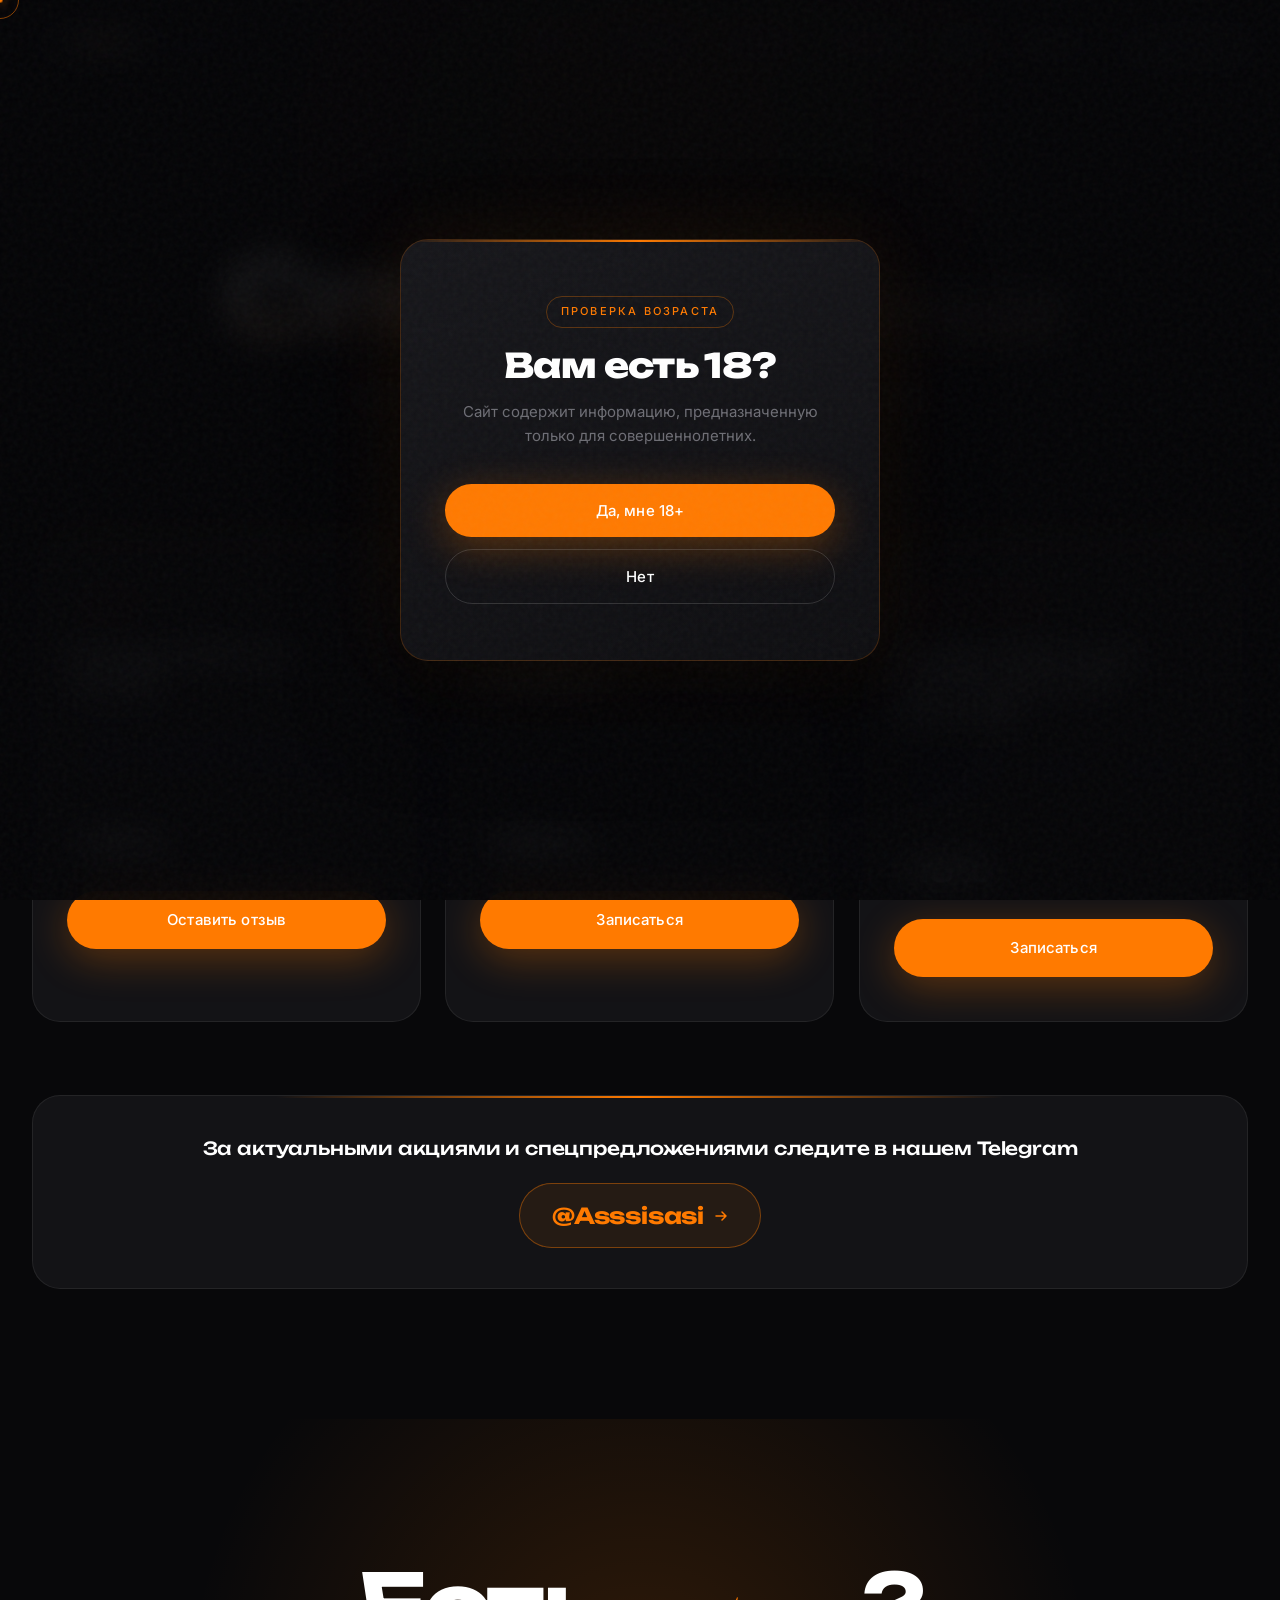
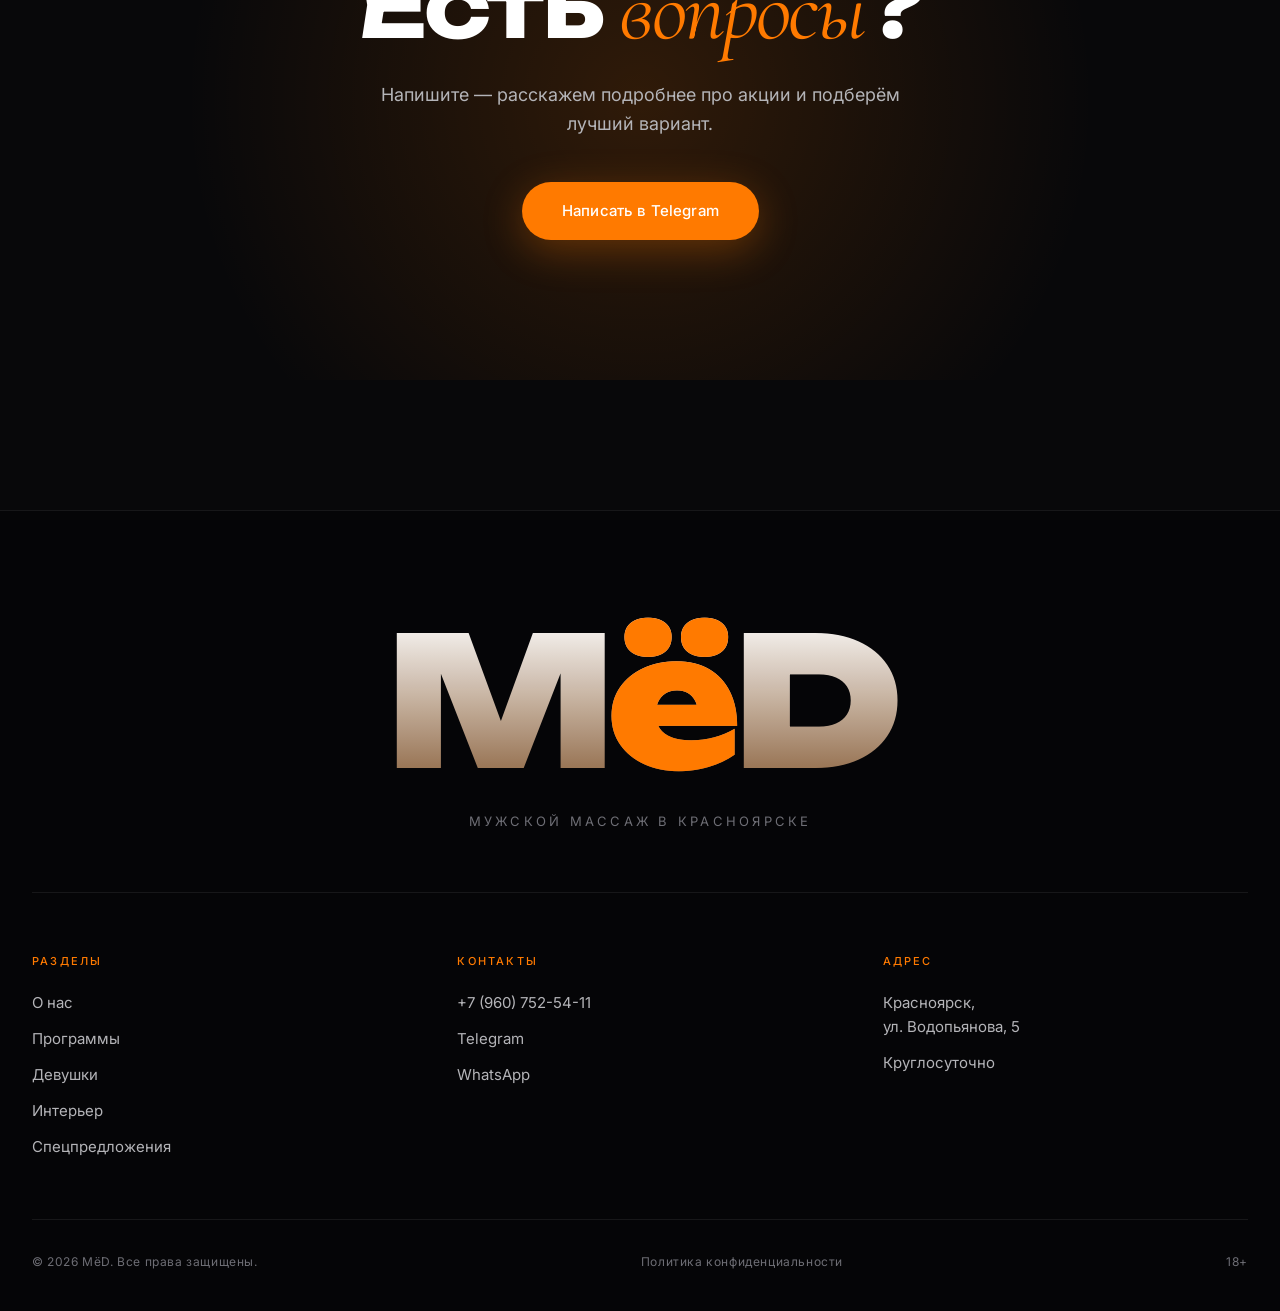
<file: special.html>
<!DOCTYPE html>
<html lang="ru">
<head>
<meta charset="UTF-8">
<meta name="viewport" content="width=device-width, initial-scale=1.0">
<title>Спецпредложения — MёD</title>
<meta name="description" content="Акции и специальные предложения клуба MёD в Красноярске. Скидки, счастливые часы, подарки.">
<link href="https://fonts.googleapis.com/css2?family=Unbounded:wght@400;500;700;900&family=Inter:wght@300;400;500;600&family=Cormorant+Garamond:ital,wght@0,400;1,300;1,400&display=swap" rel="stylesheet">
<link rel="stylesheet" href="style.css">
</head>
<body>

<div class="preloader" id="preloader"><div class="preloader-logo">M<span>ё</span>D</div><div class="preloader-bar"><span></span></div></div>
<div class="cursor-dot" id="cursorDot"></div>
<div class="cursor-ring" id="cursorRing"></div>
<div class="grain"></div>
<div class="progress-bar" id="progressBar"></div>

<div class="age-modal" id="ageModal">
    <div class="age-box">
        <div class="age-label">Проверка возраста</div>
        <h3>Вам есть 18?</h3>
        <p>Сайт содержит информацию, предназначенную только для совершеннолетних.</p>
        <div class="age-actions">
            <button id="ageYes" class="btn btn-primary">Да, мне 18+</button>
            <button id="ageNo" class="btn btn-ghost">Нет</button>
        </div>
    </div>
</div>

<header class="header" id="header">
    <div class="container header-inner">
        <a href="index.html" class="logo">
            <span class="logo-mark">MK</span>
            <span class="logo-name">M<span>ё</span>D</span>
            <span class="logo-city">Красноярск</span>
        </a>
        <nav class="nav">
            <a href="about.html">О нас</a>
            <a href="programs.html">Программы</a>
            <a href="girls.html">Девушки</a>
            <a href="interior.html">Интерьер</a>
            <a href="special.html">Акции</a>
            <a href="index.html#contacts">Контакты</a>
        </nav>
        <a href="tel:+79607525411" class="header-phone">
            <span class="phone-label">Записаться</span>
            <span class="phone-num">+7 (960) 752-54-11</span>
        </a>
        <button class="burger" id="burger" aria-label="Меню"><span></span><span></span></button>
    </div>
</header>

<div class="mobile-menu" id="mobileMenu">
    <nav>
        <a href="about.html">О нас</a>
        <a href="programs.html">Программы</a>
        <a href="girls.html">Девушки</a>
        <a href="interior.html">Интерьер</a>
        <a href="special.html">Акции</a>
        <a href="index.html#contacts">Контакты</a>
    </nav>
    <div class="mobile-menu-contacts">
        <a href="tel:+79607525411">+7 (960) 752-54-11</a>
        <a href="https://t.me/Asssisasi" target="_blank">@Asssisasi</a>
    </div>
</div>

<main>

<section class="page-hero">
    <div class="container">
        <div class="section-label reveal" style="text-align:center;display:inline-block;">Акции</div>
        <h1 class="reveal">Спец<em>предложения</em></h1>
        <p class="reveal" style="transition-delay:.1s">Особые условия для новых гостей, компаний и постоянных клиентов.</p>
    </div>
</section>

<section class="section" style="padding-top:40px;">
    <div class="container">
        <div class="specials-grid">

            <div class="special-card reveal">
                <span class="special-badge">Отзыв</span>
                <h3>Скидка 10% за отзыв</h3>
                <p>Оставьте отзыв о нашем клубе — и получите скидку 10% на следующий визит. Спасибо, что делитесь впечатлениями.</p>
                <div class="special-price">−10%</div>
                <a href="https://yandex.ru/maps/org/myod/84658668938/reviews/" target="_blank" class="btn btn-primary btn-full" data-cursor>Оставить отзыв</a>
            </div>

            <div class="special-card reveal" style="transition-delay:.1s">
                <span class="special-badge">Счастливые часы</span>
                <h3>Скидка 20% с 8:00 до 18:00</h3>
                <p>Днём — особенно приятно. С 8 утра и до 18 вечера действует скидка 20% на все программы клуба.</p>
                <div class="special-price">−20%</div>
                <a href="index.html#contacts" class="btn btn-primary btn-full" data-cursor>Записаться</a>
            </div>

            <div class="special-card reveal" style="transition-delay:.2s">
                <span class="special-badge">День Рождения</span>
                <h3>Скидка 15% для компании от 3 человек</h3>
                <p>Отмечаете День Рождения? Приходите компанией от 3-х человек — и получите скидку 15% на всех.</p>
                <div class="special-price">−15%</div>
                <a href="index.html#contacts" class="btn btn-primary btn-full" data-cursor>Записаться</a>
            </div>

        </div>

        <!-- СНОСКА ПРО АКТУАЛЬНЫЕ АКЦИИ -->
        <div class="special-note reveal">
            <p>За актуальными акциями и спецпредложениями следите в нашем Telegram</p>
            <a href="https://t.me/Asssisasi" target="_blank" class="special-note-link" data-cursor>
                @Asssisasi
                <svg width="14" height="14" viewBox="0 0 14 14" fill="none"><path d="M2 7h10M8 3l4 4-4 4" stroke="currentColor" stroke-width="1.5" stroke-linecap="round" stroke-linejoin="round"/></svg>
            </a>
        </div>

    </div>
</section>

<section class="cta-section">
    <div class="container">
        <h2 class="reveal">Есть <em>вопросы</em>?</h2>
        <p class="reveal" style="transition-delay:.1s">Напишите — расскажем подробнее про акции и подберём лучший вариант.</p>
        <a href="https://t.me/Asssisasi" target="_blank" class="btn btn-primary reveal" style="transition-delay:.2s" data-cursor>Написать в Telegram</a>
    </div>
</section>

</main>

<footer class="footer">
    <div class="container">
        <div class="footer-top">
            <div class="footer-logo">M<span>ё</span>D</div>
            <p class="footer-tagline">Мужской массаж в Красноярске</p>
        </div>
        <div class="footer-mid">
            <div class="footer-col">
                <span class="footer-col-label">Разделы</span>
                <a href="about.html">О нас</a>
                <a href="programs.html">Программы</a>
                <a href="girls.html">Девушки</a>
                <a href="interior.html">Интерьер</a>
                <a href="special.html">Спецпредложения</a>
            </div>
            <div class="footer-col">
                <span class="footer-col-label">Контакты</span>
                <a href="tel:+79607525411">+7 (960) 752-54-11</a>
                <a href="https://t.me/Asssisasi" target="_blank">Telegram</a>
                <a href="https://wa.me/79607525411" target="_blank">WhatsApp</a>
            </div>
            <div class="footer-col">
                <span class="footer-col-label">Адрес</span>
                <p>Красноярск,<br>ул. Водопьянова, 5</p>
                <p>Круглосуточно</p>
            </div>
        </div>
        <div class="footer-bottom">
            <span>© 2026 MёD. Все права защищены.</span>
            <a href="#">Политика конфиденциальности</a>
            <span>18+</span>
        </div>
    </div>
</footer>

<button class="to-top" id="toTop" aria-label="Наверх" data-cursor>
    <svg width="18" height="18" viewBox="0 0 18 18" fill="none"><path d="M9 15V3M3 9l6-6 6 6" stroke="currentColor" stroke-width="1.5" stroke-linecap="round" stroke-linejoin="round"/></svg>
</button>

<script src="script.js"></script>
</body>
</html>
</file>
<file: style.css>
/* ==========================================================
   MёD — MEN'S MASSAGE · PREMIUM DARK EDITION
   ========================================================== */

/* ============ RESET ============ */
*, *::before, *::after {
    margin: 0;
    padding: 0;
    box-sizing: border-box;
}

html {
    scroll-behavior: smooth;
    -webkit-text-size-adjust: 100%;
}

body {
    font-family: 'Inter', -apple-system, BlinkMacSystemFont, sans-serif;
    font-weight: 400;
    font-size: 16px;
    line-height: 1.6;
    color: var(--text);
    background: var(--bg);
    overflow-x: hidden;
    -webkit-font-smoothing: antialiased;
    -moz-osx-font-smoothing: grayscale;
}

body.menu-open {
    overflow: hidden;
}

img {
    max-width: 100%;
    display: block;
}

a {
    color: inherit;
    text-decoration: none;
}

button {
    font-family: inherit;
    cursor: pointer;
    border: none;
    background: none;
    color: inherit;
}

input, select, textarea {
    font-family: inherit;
    font-size: inherit;
}

/* ============ VARIABLES ============ */
:root {
    --bg: #08080A;
    --bg-alt: #0E0E11;
    --card: #131316;
    --card-hover: #17171B;
    --border: rgba(255, 255, 255, 0.07);
    --border-strong: rgba(255, 255, 255, 0.14);

    --honey: #FF7A00;
    --honey-light: #FFA733;
    --honey-soft: rgba(255, 122, 0, 0.12);
    --honey-glow: rgba(255, 122, 0, 0.35);

    --text: #FFFFFF;
    --text-mid: #B4B4B8;
    --text-muted: #6E6E75;

    --radius: 20px;
    --radius-lg: 28px;
    --ease: cubic-bezier(0.4, 0, 0.2, 1);
    --ease-out: cubic-bezier(0.16, 1, 0.3, 1);
}

/* ============ TYPOGRAPHY ============ */
h1, h2, h3, h4 {
    font-family: 'Unbounded', sans-serif;
    font-weight: 700;
    line-height: 1.05;
    letter-spacing: -0.02em;
    color: #fff;
}

em {
    font-family: 'Cormorant Garamond', serif;
    font-style: italic;
    font-weight: 400;
    color: var(--honey);
}

/* ============ CONTAINER ============ */
.container {
    max-width: 1280px;
    margin: 0 auto;
    padding: 0 32px;
}

/* ============ SELECTION & SCROLLBAR ============ */
::selection {
    background: var(--honey);
    color: #000;
}

::-webkit-scrollbar { width: 10px; }
::-webkit-scrollbar-track { background: var(--bg); }
::-webkit-scrollbar-thumb {
    background: #2a2a2f;
    border-radius: 5px;
}
::-webkit-scrollbar-thumb:hover { background: var(--honey); }

/* ==========================================================
   PRELOADER
   ========================================================== */
.preloader {
    position: fixed;
    inset: 0;
    background: var(--bg);
    z-index: 10000;
    display: flex;
    flex-direction: column;
    align-items: center;
    justify-content: center;
    gap: 40px;
    transition: opacity 0.8s var(--ease), visibility 0.8s;
}

.preloader.hidden {
    opacity: 0;
    visibility: hidden;
}

.preloader-logo {
    font-family: 'Unbounded', sans-serif;
    font-weight: 900;
    font-size: 72px;
    letter-spacing: -0.04em;
    color: #fff;
    animation: preloaderPulse 1.4s ease-in-out infinite;
}

.preloader-logo span { color: var(--honey); }

@keyframes preloaderPulse {
    0%, 100% { opacity: 1; }
    50% { opacity: 0.5; }
}

.preloader-bar {
    width: 180px;
    height: 2px;
    background: rgba(255, 255, 255, 0.1);
    border-radius: 2px;
    overflow: hidden;
}

.preloader-bar span {
    display: block;
    height: 100%;
    width: 0;
    background: var(--honey);
    animation: preloaderFill 1.4s var(--ease) forwards;
    box-shadow: 0 0 20px var(--honey);
}

@keyframes preloaderFill { to { width: 100%; } }

/* ==========================================================
   CUSTOM CURSOR
   ========================================================== */
.cursor-dot,
.cursor-ring {
    position: fixed;
    top: 0;
    left: 0;
    pointer-events: none;
    z-index: 9999;
    will-change: transform;
}

.cursor-dot {
    width: 5px;
    height: 5px;
    background: var(--honey);
    border-radius: 50%;
    box-shadow: 0 0 12px var(--honey);
}

.cursor-ring {
    width: 38px;
    height: 38px;
    border: 1px solid rgba(255, 122, 0, 0.5);
    border-radius: 50%;
    transition: width 0.3s var(--ease), height 0.3s var(--ease), border-color 0.3s, background 0.3s;
}

.cursor-ring.hover {
    width: 64px;
    height: 64px;
    background: rgba(255, 122, 0, 0.08);
    border-color: var(--honey);
}

@media (hover: none) {
    .cursor-dot, .cursor-ring { display: none; }
}

/* ==========================================================
   GRAIN
   ========================================================== */
.grain {
    position: fixed;
    inset: 0;
    pointer-events: none;
    z-index: 9998;
    opacity: 0.04;
    background-image: url("data:image/svg+xml,%3Csvg viewBox='0 0 200 200' xmlns='http://www.w3.org/2000/svg'%3E%3Cfilter id='n'%3E%3CfeTurbulence type='fractalNoise' baseFrequency='0.9' numOctaves='3' stitchTiles='stitch'/%3E%3C/filter%3E%3Crect width='100%25' height='100%25' filter='url(%23n)'/%3E%3C/svg%3E");
}

/* ==========================================================
   SCROLL PROGRESS
   ========================================================== */
.progress-bar {
    position: fixed;
    top: 0;
    left: 0;
    height: 2px;
    width: 0;
    background: linear-gradient(90deg, var(--honey), var(--honey-light));
    z-index: 9997;
    box-shadow: 0 0 16px var(--honey-glow);
    transition: width 0.1s linear;
}

/* ==========================================================
   AGE MODAL
   ========================================================== */
.age-modal {
    position: fixed;
    inset: 0;
    background: rgba(5, 5, 7, 0.94);
    backdrop-filter: blur(16px);
    -webkit-backdrop-filter: blur(16px);
    z-index: 9500;
    display: none;
    align-items: center;
    justify-content: center;
    padding: 24px;
}

.age-modal.active {
    display: flex;
    animation: fadeIn 0.4s var(--ease);
}

@keyframes fadeIn {
    from { opacity: 0; }
    to { opacity: 1; }
}

.age-box {
    background: linear-gradient(160deg, #16161A 0%, #0E0E11 100%);
    border: 1px solid rgba(255, 122, 0, 0.2);
    border-radius: var(--radius-lg);
    padding: 56px 44px;
    max-width: 480px;
    width: 100%;
    text-align: center;
    position: relative;
    overflow: hidden;
    animation: ageIn 0.6s var(--ease-out);
    box-shadow: 0 40px 100px rgba(0, 0, 0, 0.6), 0 0 80px rgba(255, 122, 0, 0.08);
}

.age-box::before {
    content: '';
    position: absolute;
    top: 0;
    left: 0;
    right: 0;
    height: 2px;
    background: linear-gradient(90deg, transparent, var(--honey), transparent);
}

@keyframes ageIn {
    from { opacity: 0; transform: translateY(30px) scale(0.96); }
    to { opacity: 1; transform: translateY(0) scale(1); }
}

.age-label {
    display: inline-block;
    font-size: 11px;
    font-weight: 500;
    letter-spacing: 0.2em;
    text-transform: uppercase;
    color: var(--honey);
    margin-bottom: 20px;
    padding: 6px 14px;
    border: 1px solid rgba(255, 122, 0, 0.3);
    border-radius: 40px;
}

.age-box h3 {
    font-size: 34px;
    font-weight: 800;
    margin-bottom: 16px;
    letter-spacing: -0.02em;
}

.age-box p {
    color: var(--text-muted);
    font-size: 15px;
    margin-bottom: 36px;
    line-height: 1.6;
}

.age-actions {
    display: flex;
    flex-direction: column;
    gap: 12px;
}

/* ==========================================================
   BUTTONS
   ========================================================== */
.btn {
    display: inline-flex;
    align-items: center;
    justify-content: center;
    gap: 10px;
    padding: 17px 40px;
    border-radius: 60px;
    font-family: 'Inter', sans-serif;
    font-size: 15px;
    font-weight: 500;
    letter-spacing: 0.01em;
    text-align: center;
    cursor: pointer;
    transition: all 0.4s var(--ease);
    position: relative;
    overflow: hidden;
    border: none;
    white-space: nowrap;
}

.btn-primary {
    background: var(--honey);
    color: #fff;
    box-shadow: 0 10px 40px rgba(255, 122, 0, 0.3);
}

.btn-primary::before {
    content: '';
    position: absolute;
    inset: 0;
    background: linear-gradient(120deg, transparent 30%, rgba(255, 255, 255, 0.25) 50%, transparent 70%);
    transform: translateX(-100%);
    transition: transform 0.7s var(--ease);
}

.btn-primary:hover::before {
    transform: translateX(100%);
}

.btn-primary:hover {
    background: var(--honey-light);
    transform: translateY(-3px);
    box-shadow: 0 18px 50px rgba(255, 122, 0, 0.45);
}

.btn-ghost {
    background: transparent;
    color: #fff;
    border: 1px solid var(--border-strong);
}

.btn-ghost:hover {
    border-color: var(--honey);
    color: var(--honey);
    transform: translateY(-3px);
    box-shadow: 0 10px 30px rgba(255, 122, 0, 0.15);
}

.btn-full {
    width: 100%;
}

/* ==========================================================
   HEADER
   ========================================================== */
.header {
    position: fixed;
    top: 0;
    left: 0;
    right: 0;
    z-index: 900;
    padding: 24px 0;
    transition: all 0.5s var(--ease);
}

.header.scrolled {
    padding: 14px 0;
    background: rgba(8, 8, 10, 0.78);
    backdrop-filter: blur(20px);
    -webkit-backdrop-filter: blur(20px);
    border-bottom: 1px solid var(--border);
}

.header-inner {
    display: flex;
    align-items: center;
    justify-content: space-between;
    gap: 32px;
}

.logo {
    display: flex;
    align-items: baseline;
    gap: 10px;
    font-family: 'Unbounded', sans-serif;
    font-weight: 700;
    letter-spacing: -0.02em;
    white-space: nowrap;
}

.logo-mark {
    font-size: 12px;
    font-weight: 500;
    letter-spacing: 0.15em;
    color: var(--text-muted);
    text-transform: uppercase;
}

.logo-name {
    font-size: 22px;
    color: #fff;
    font-weight: 800;
}

.logo-name span {
    color: var(--honey);
}

.logo-city {
    font-family: 'Inter', sans-serif;
    font-size: 12px;
    font-weight: 400;
    letter-spacing: 0.15em;
    text-transform: uppercase;
    color: var(--text-muted);
}

.nav {
    display: flex;
    gap: 40px;
    margin-left: auto;
}

.nav a {
    font-size: 14px;
    font-weight: 400;
    color: var(--text-mid);
    position: relative;
    padding: 4px 0;
    transition: color 0.3s;
}

.nav a::after {
    content: '';
    position: absolute;
    bottom: 0;
    left: 0;
    width: 0;
    height: 1px;
    background: var(--honey);
    transition: width 0.4s var(--ease);
}

.nav a:hover { color: #fff; }
.nav a:hover::after { width: 100%; }

.header-phone {
    display: flex;
    flex-direction: column;
    align-items: flex-end;
    line-height: 1.2;
    transition: all 0.3s;
}

.phone-label {
    font-size: 10px;
    letter-spacing: 0.15em;
    text-transform: uppercase;
    color: var(--text-muted);
    margin-bottom: 4px;
}

.phone-num {
    font-size: 14px;
    font-weight: 500;
    color: #fff;
    transition: color 0.3s;
}

.header-phone:hover .phone-num { color: var(--honey); }

/* Burger */
.burger {
    display: none;
    width: 30px;
    height: 22px;
    position: relative;
    flex-direction: column;
    justify-content: space-between;
}

.burger span {
    display: block;
    height: 1.5px;
    width: 100%;
    background: #fff;
    transition: all 0.4s var(--ease);
    transform-origin: center;
}

.burger.active span:first-child { transform: translateY(10px) rotate(45deg); }
.burger.active span:last-child { transform: translateY(-10px) rotate(-45deg); }

/* Mobile menu */
.mobile-menu {
    position: fixed;
    inset: 0;
    background: rgba(8, 8, 10, 0.98);
    backdrop-filter: blur(20px);
    z-index: 850;
    display: flex;
    flex-direction: column;
    justify-content: center;
    align-items: center;
    gap: 40px;
    opacity: 0;
    visibility: hidden;
    transition: all 0.5s var(--ease);
}

.mobile-menu.active {
    opacity: 1;
    visibility: visible;
}

.mobile-menu nav {
    display: flex;
    flex-direction: column;
    align-items: center;
    gap: 28px;
}

.mobile-menu nav a {
    font-family: 'Unbounded', sans-serif;
    font-size: 32px;
    font-weight: 700;
    color: #fff;
    transition: color 0.3s;
}

.mobile-menu nav a:hover { color: var(--honey); }

.mobile-menu-contacts {
    display: flex;
    flex-direction: column;
    align-items: center;
    gap: 12px;
    margin-top: 20px;
}

.mobile-menu-contacts a {
    font-size: 16px;
    color: var(--text-mid);
}

/* ==========================================================
   HERO (обычный + видео-версия)
   ========================================================== */
.hero {
    min-height: 100vh;
    display: flex;
    flex-direction: column;
    justify-content: center;
    position: relative;
    overflow: hidden;
    padding: 140px 0 60px;
}

.hero-glow {
    position: absolute;
    border-radius: 50%;
    filter: blur(120px);
    pointer-events: none;
    z-index: 0;
}

.hero-glow-1 {
    width: 700px;
    height: 700px;
    background: radial-gradient(circle, rgba(255, 122, 0, 0.22), transparent 70%);
    top: -10%;
    left: 50%;
    transform: translateX(-50%);
    animation: glowFloat 12s ease-in-out infinite;
}

.hero-glow-2 {
    width: 500px;
    height: 500px;
    background: radial-gradient(circle, rgba(255, 167, 51, 0.12), transparent 70%);
    bottom: 0;
    right: -10%;
    animation: glowFloat 16s ease-in-out infinite reverse;
}

@keyframes glowFloat {
    0%, 100% { transform: translate(-50%, 0) scale(1); }
    50% { transform: translate(-50%, 40px) scale(1.15); }
}

.hero-inner {
    position: relative;
    z-index: 2;
    text-align: center;
}

.hero-label {
    display: inline-flex;
    align-items: center;
    gap: 10px;
    font-size: 12px;
    letter-spacing: 0.2em;
    text-transform: uppercase;
    color: var(--text-mid);
    padding: 8px 18px;
    border: 1px solid var(--border);
    border-radius: 60px;
    background: rgba(255, 255, 255, 0.02);
    backdrop-filter: blur(10px);
    margin-bottom: 40px;
}

.dot-live {
    width: 6px;
    height: 6px;
    border-radius: 50%;
    background: var(--honey);
    box-shadow: 0 0 10px var(--honey);
    animation: dotPulse 2s ease-in-out infinite;
}

@keyframes dotPulse {
    0%, 100% { opacity: 1; transform: scale(1); }
    50% { opacity: 0.5; transform: scale(0.8); }
}

.hero-title {
    font-size: clamp(110px, 22vw, 280px);
    font-weight: 900;
    line-height: 0.85;
    letter-spacing: -0.05em;
    margin-bottom: 32px;
    background: linear-gradient(180deg, #FFFFFF 0%, #FFFFFF 55%, rgba(255, 122, 0, 0.85) 130%);
    -webkit-background-clip: text;
    background-clip: text;
    -webkit-text-fill-color: transparent;
    will-change: transform;
}

.hero-title .accent {
    -webkit-text-fill-color: var(--honey);
    color: var(--honey);
    text-shadow: 0 0 60px rgba(255, 122, 0, 0.5);
}

.hero-sub {
    font-size: clamp(17px, 2vw, 22px);
    color: var(--text-mid);
    margin-bottom: 48px;
    max-width: 600px;
    margin-left: auto;
    margin-right: auto;
    font-weight: 300;
}

.hero-sub em { font-size: 1.15em; }

.hero-actions {
    display: flex;
    gap: 16px;
    justify-content: center;
    flex-wrap: wrap;
}

.hero-bottom {
    position: relative;
    z-index: 2;
    display: flex;
    justify-content: space-between;
    align-items: flex-end;
    gap: 40px;
    margin-top: auto;
    padding-top: 80px;
}

.hero-scroll {
    display: flex;
    align-items: center;
    gap: 14px;
    font-size: 11px;
    letter-spacing: 0.2em;
    text-transform: uppercase;
    color: var(--text-muted);
}

.scroll-line {
    width: 60px;
    height: 1px;
    background: var(--border-strong);
    position: relative;
    overflow: hidden;
}

.scroll-line i {
    position: absolute;
    top: 0;
    left: 0;
    width: 20px;
    height: 100%;
    background: var(--honey);
    animation: scrollLine 2.4s ease-in-out infinite;
}

@keyframes scrollLine {
    0% { transform: translateX(-100%); }
    100% { transform: translateX(300%); }
}

.hero-info {
    display: flex;
    gap: 48px;
}

.hero-info > div {
    display: flex;
    flex-direction: column;
    gap: 4px;
}

.hero-info strong {
    font-family: 'Unbounded', sans-serif;
    font-size: 22px;
    font-weight: 700;
    color: var(--honey);
}

.hero-info span {
    font-size: 11px;
    letter-spacing: 0.1em;
    text-transform: uppercase;
    color: var(--text-muted);
}

/* Hero с видео-фоном */
.hero-video {
    position: relative;
    min-height: 100vh;
    display: flex;
    flex-direction: column;
    justify-content: center;
    overflow: hidden;
    padding: 140px 0 60px;
}

.hero-bg-video {
    position: absolute;
    top: 50%;
    left: 50%;
    min-width: 100%;
    min-height: 100%;
    width: auto;
    height: auto;
    transform: translate(-50%, -50%);
    object-fit: cover;
    z-index: 0;
}

.hero-overlay {
    position: absolute;
    inset: 0;
    background: linear-gradient(
        180deg,
        rgba(8, 8, 10, 0.35) 0%,
        rgba(8, 8, 10, 0.15) 40%,
        rgba(8, 8, 10, 0.55) 100%
    );
    z-index: 1;
    pointer-events: none;
}

.hero-video .hero-inner { position: relative; z-index: 2; }

.hero-video .hero-glow-1,
.hero-video .hero-glow-2 { display: none; }

/* ==========================================================
   TICKER
   ========================================================== */
.ticker {
    overflow: hidden;
    padding: 28px 0;
    border-top: 1px solid var(--border);
    border-bottom: 1px solid var(--border);
    background: var(--bg-alt);
    position: relative;
}

.ticker-alt {
    background: var(--honey);
    border: none;
    padding: 22px 0;
}

.ticker-alt .ticker-track span { color: #000; font-weight: 700; }
.ticker-alt .ticker-track i { color: rgba(0, 0, 0, 0.4); }

.ticker-track {
    display: flex;
    align-items: center;
    gap: 40px;
    white-space: nowrap;
    animation: tickerScroll 40s linear infinite;
    width: max-content;
}

.ticker-track span {
    font-family: 'Unbounded', sans-serif;
    font-size: 16px;
    font-weight: 500;
    letter-spacing: 0.02em;
    color: var(--text-mid);
    text-transform: uppercase;
}

.ticker-track i {
    color: var(--honey);
    font-size: 18px;
    font-style: normal;
}

@keyframes tickerScroll {
    from { transform: translateX(0); }
    to { transform: translateX(-50%); }
}

/* ==========================================================
   ADVANTAGES — 4 карточки
   ========================================================== */
.advantages { padding: 100px 0; }

.adv-grid {
    display: grid;
    grid-template-columns: repeat(4, 1fr);
    gap: 20px;
}

.adv-card {
    background: var(--card);
    border: 1px solid var(--border);
    border-radius: var(--radius);
    padding: 36px 28px;
    position: relative;
    overflow: hidden;
    transition: all 0.5s var(--ease);
}

.adv-card::before {
    content: '';
    position: absolute;
    top: 0;
    left: 0;
    right: 0;
    height: 1px;
    background: linear-gradient(90deg, transparent, var(--honey), transparent);
    opacity: 0;
    transition: opacity 0.5s;
}

.adv-card:hover {
    background: var(--card-hover);
    border-color: rgba(255, 122, 0, 0.25);
    transform: translateY(-6px);
    box-shadow: 0 24px 60px rgba(0, 0, 0, 0.4);
}

.adv-card:hover::before { opacity: 1; }

.adv-num {
    font-family: 'Unbounded', sans-serif;
    font-size: 13px;
    font-weight: 500;
    color: var(--honey);
    letter-spacing: 0.1em;
    margin-bottom: 48px;
}

.adv-card h4 {
    font-size: 18px;
    font-weight: 700;
    margin-bottom: 12px;
    letter-spacing: -0.01em;
}

.adv-card p {
    font-size: 14px;
    color: var(--text-muted);
    line-height: 1.6;
}

/* ==========================================================
   SECTIONS
   ========================================================== */
.section {
    padding: 130px 0;
    position: relative;
}

.section-dark { background: var(--bg-alt); }

.section-head {
    margin-bottom: 72px;
    max-width: 800px;
}

.section-label {
    font-size: 12px;
    letter-spacing: 0.25em;
    text-transform: uppercase;
    color: var(--honey);
    margin-bottom: 20px;
    font-weight: 500;
}

.section-title {
    font-size: clamp(38px, 6vw, 72px);
    font-weight: 800;
    line-height: 1.05;
    letter-spacing: -0.03em;
}

/* ==========================================================
   SERVICES
   ========================================================== */
.services-grid {
    display: grid;
    grid-template-columns: repeat(2, 1fr);
    gap: 20px;
}

.service-card {
    background: var(--card);
    border: 1px solid var(--border);
    border-radius: var(--radius-lg);
    padding: 48px 42px;
    position: relative;
    overflow: hidden;
    transition: all 0.5s var(--ease);
    display: flex;
    flex-direction: column;
    min-height: 340px;
}

.service-card::after {
    content: '';
    position: absolute;
    top: 0;
    left: 0;
    right: 0;
    height: 2px;
    background: linear-gradient(90deg, transparent, var(--honey), transparent);
    opacity: 0;
    transition: opacity 0.5s;
}

.service-card:hover {
    background: var(--card-hover);
    border-color: rgba(255, 122, 0, 0.25);
    transform: translateY(-8px);
    box-shadow: 0 30px 70px rgba(0, 0, 0, 0.5);
}

.service-card:hover::after { opacity: 1; }

.service-num {
    position: absolute;
    top: 40px;
    right: 42px;
    font-family: 'Unbounded', sans-serif;
    font-size: 13px;
    font-weight: 500;
    color: var(--text-muted);
    letter-spacing: 0.1em;
    transition: color 0.4s;
}

.service-card:hover .service-num { color: var(--honey); }

.service-top { margin-bottom: 24px; }

.service-duration {
    display: inline-block;
    font-size: 11px;
    font-weight: 500;
    letter-spacing: 0.15em;
    text-transform: uppercase;
    color: var(--honey);
    padding: 7px 16px;
    border: 1px solid rgba(255, 122, 0, 0.3);
    border-radius: 40px;
    background: rgba(255, 122, 0, 0.05);
}

.service-card h3 {
    font-size: 26px;
    font-weight: 700;
    margin-bottom: 16px;
    letter-spacing: -0.02em;
    line-height: 1.2;
}

.service-card > p {
    font-size: 15px;
    color: var(--text-muted);
    line-height: 1.65;
    margin-bottom: 32px;
    flex-grow: 1;
}

.service-footer {
    display: flex;
    align-items: center;
    justify-content: space-between;
    padding-top: 24px;
    border-top: 1px solid var(--border);
}

.service-price {
    font-family: 'Unbounded', sans-serif;
    font-size: 26px;
    font-weight: 700;
    color: #fff;
    letter-spacing: -0.02em;
}

.service-price i {
    font-style: normal;
    font-size: 18px;
    color: var(--honey);
    margin-left: 2px;
}

.service-arrow {
    width: 48px;
    height: 48px;
    border-radius: 50%;
    border: 1px solid var(--border-strong);
    display: flex;
    align-items: center;
    justify-content: center;
    color: #fff;
    transition: all 0.4s var(--ease);
}

.service-arrow:hover {
    background: var(--honey);
    border-color: var(--honey);
    transform: rotate(-45deg) scale(1.05);
    box-shadow: 0 8px 24px rgba(255, 122, 0, 0.4);
}

/* ==========================================================
   ABOUT (block on some pages)
   ========================================================== */
.section-about { background: var(--bg-alt); }

.about-grid {
    display: grid;
    grid-template-columns: 1fr 1.15fr;
    gap: 100px;
    align-items: center;
}

.about-visual { position: relative; }

.about-frame {
    position: relative;
    border-radius: var(--radius-lg);
    overflow: hidden;
    aspect-ratio: 4 / 5;
    background: linear-gradient(160deg, #1a1a1e, #0e0e11);
    border: 1px solid var(--border);
}

.about-frame::after {
    content: '';
    position: absolute;
    inset: 0;
    background: linear-gradient(180deg, transparent 60%, rgba(255, 122, 0, 0.15));
    pointer-events: none;
}

.about-frame img {
    width: 100%;
    height: 100%;
    object-fit: cover;
    transition: transform 1.2s var(--ease);
}

.about-frame:hover img { transform: scale(1.05); }

.about-badge {
    position: absolute;
    bottom: -24px;
    right: -24px;
    background: var(--honey);
    color: #000;
    padding: 24px 28px;
    border-radius: var(--radius);
    display: flex;
    flex-direction: column;
    align-items: center;
    gap: 2px;
    box-shadow: 0 20px 50px rgba(255, 122, 0, 0.4);
    transform: rotate(-3deg);
}

.about-badge span {
    font-size: 10px;
    letter-spacing: 0.15em;
    text-transform: uppercase;
    opacity: 0.7;
    font-weight: 500;
}

.about-badge strong {
    font-family: 'Unbounded', sans-serif;
    font-size: 26px;
    font-weight: 800;
    line-height: 1;
}

.about-content .section-title { margin-bottom: 32px; }

.about-lead {
    font-size: 19px;
    color: #fff;
    line-height: 1.5;
    margin-bottom: 22px;
    font-weight: 400;
}

.about-content > p {
    color: var(--text-muted);
    font-size: 15px;
    line-height: 1.7;
    margin-bottom: 36px;
}

.about-list {
    list-style: none;
    display: flex;
    flex-direction: column;
    gap: 0;
}

.about-list li {
    display: flex;
    align-items: flex-start;
    gap: 16px;
    padding: 18px 0;
    border-top: 1px solid var(--border);
    font-size: 15px;
    color: var(--text-mid);
}

.about-list li:last-child { border-bottom: 1px solid var(--border); }

.about-list li span {
    color: var(--honey);
    font-weight: 700;
    flex-shrink: 0;
}

/* ==========================================================
   PROCESS
   ========================================================== */
.process-grid {
    display: grid;
    grid-template-columns: repeat(4, 1fr);
    gap: 0;
    border-top: 1px solid var(--border);
}

.process-step {
    padding: 48px 32px 48px 0;
    border-right: 1px solid var(--border);
    position: relative;
    transition: all 0.4s var(--ease);
}

.process-step:last-child { border-right: none; }
.process-step:not(:first-child) { padding-left: 32px; }

.process-step::before {
    content: '';
    position: absolute;
    top: -1px;
    left: 0;
    width: 0;
    height: 1px;
    background: var(--honey);
    transition: width 0.6s var(--ease);
}

.process-step:hover::before { width: 100%; }
.process-step:hover { background: rgba(255, 122, 0, 0.02); }

.process-num {
    font-family: 'Unbounded', sans-serif;
    font-size: 13px;
    font-weight: 500;
    color: var(--honey);
    letter-spacing: 0.1em;
    display: block;
    margin-bottom: 32px;
}

.process-step h4 {
    font-size: 20px;
    font-weight: 700;
    margin-bottom: 12px;
    letter-spacing: -0.01em;
}

.process-step p {
    font-size: 14px;
    color: var(--text-muted);
    line-height: 1.65;
}

/* ==========================================================
   ABOUT PAGE PHOTOS (страница «О нас»)
   ========================================================== */
.about-photos {
    display: grid;
    grid-template-columns: repeat(2, 1fr);
    gap: 16px;
    margin-top: 60px;
}

.about-photos .about-photo-item {
    position: relative;
    border-radius: var(--radius);
    overflow: hidden;
    border: 1px solid var(--border);
    aspect-ratio: 4 / 5;
}

.about-photos .about-photo-item img {
    width: 100%;
    height: 100%;
    object-fit: cover;
    display: block;
    transition: transform 1s var(--ease);
    filter: brightness(0.9);
}

.about-photos .about-photo-item:hover img {
    transform: scale(1.05);
    filter: brightness(1);
}

/* ==========================================================
   REVIEWS
   ========================================================== */
.reviews-grid {
    display: grid;
    grid-template-columns: repeat(3, 1fr);
    gap: 20px;
}

.review-card {
    background: var(--card);
    border: 1px solid var(--border);
    border-radius: var(--radius-lg);
    padding: 40px 34px;
    position: relative;
    transition: all 0.5s var(--ease);
    display: flex;
    flex-direction: column;
}

.review-card::before {
    content: '"';
    position: absolute;
    top: 20px;
    right: 30px;
    font-family: 'Cormorant Garamond', serif;
    font-size: 100px;
    line-height: 0.8;
    color: rgba(255, 122, 0, 0.12);
    font-style: italic;
}

.review-card:hover {
    background: var(--card-hover);
    border-color: rgba(255, 122, 0, 0.2);
    transform: translateY(-6px);
    box-shadow: 0 24px 60px rgba(0, 0, 0, 0.4);
}

.review-stars {
    color: var(--honey);
    font-size: 15px;
    letter-spacing: 4px;
    margin-bottom: 22px;
}

.review-card p {
    font-size: 15px;
    color: var(--text-mid);
    line-height: 1.7;
    margin-bottom: 28px;
    flex-grow: 1;
    font-style: italic;
}

.review-meta {
    padding-top: 22px;
    border-top: 1px solid var(--border);
    display: flex;
    justify-content: space-between;
    align-items: center;
    gap: 12px;
}

.review-author {
    font-weight: 600;
    color: #fff;
    font-size: 14px;
}

.review-date {
    font-size: 11px;
    letter-spacing: 0.1em;
    text-transform: uppercase;
    color: var(--text-muted);
}

/* ==========================================================
   FAQ
   ========================================================== */
.faq {
    max-width: 900px;
    margin: 0 auto;
    border-top: 1px solid var(--border);
}

.faq-item {
    border-bottom: 1px solid var(--border);
    transition: background 0.3s;
}

.faq-item:hover { background: rgba(255, 122, 0, 0.015); }

.faq-q {
    width: 100%;
    display: flex;
    align-items: center;
    justify-content: space-between;
    gap: 24px;
    padding: 32px 0;
    text-align: left;
    font-family: 'Unbounded', sans-serif;
    font-size: 19px;
    font-weight: 500;
    color: #fff;
    letter-spacing: -0.01em;
    transition: color 0.3s;
}

.faq-q:hover { color: var(--honey); }

.faq-q i {
    position: relative;
    flex-shrink: 0;
    width: 24px;
    height: 24px;
    border-radius: 50%;
    border: 1px solid var(--border-strong);
    transition: all 0.4s var(--ease);
}

.faq-q i::before,
.faq-q i::after {
    content: '';
    position: absolute;
    top: 50%;
    left: 50%;
    background: var(--honey);
    transform: translate(-50%, -50%);
    transition: all 0.4s var(--ease);
}

.faq-q i::before { width: 10px; height: 1.5px; }
.faq-q i::after { width: 1.5px; height: 10px; }

.faq-item.open .faq-q i {
    background: var(--honey);
    border-color: var(--honey);
    transform: rotate(180deg);
}

.faq-item.open .faq-q i::before,
.faq-item.open .faq-q i::after { background: #000; }
.faq-item.open .faq-q i::after { opacity: 0; }

.faq-a {
    max-height: 0;
    overflow: hidden;
    transition: max-height 0.5s var(--ease), padding 0.5s var(--ease);
}

.faq-item.open .faq-a {
    max-height: 400px;
    padding-bottom: 32px;
}

.faq-a p {
    font-size: 15px;
    color: var(--text-muted);
    line-height: 1.75;
    max-width: 720px;
}

/* ==========================================================
   CONTACTS
   ========================================================== */
.contacts-grid {
    display: grid;
    grid-template-columns: 1fr 1fr;
    gap: 72px;
    align-items: start;
}

.contacts-info { display: flex; flex-direction: column; }

.contact-line {
    display: grid;
    grid-template-columns: 130px 1fr auto;
    align-items: center;
    gap: 24px;
    padding: 28px 0;
    border-top: 1px solid var(--border);
    position: relative;
    transition: all 0.4s var(--ease);
}

.contact-line:last-child { border-bottom: 1px solid var(--border); }
.contact-line-static { cursor: default; }

.contact-line:not(.contact-line-static):hover { padding-left: 16px; }

.contact-line:not(.contact-line-static)::before {
    content: '';
    position: absolute;
    left: 0;
    top: 50%;
    transform: translateY(-50%);
    width: 0;
    height: 1px;
    background: var(--honey);
    transition: width 0.4s var(--ease);
}

.contact-line:not(.contact-line-static):hover::before { width: 8px; }

.contact-label {
    font-size: 11px;
    letter-spacing: 0.2em;
    text-transform: uppercase;
    color: var(--text-muted);
    font-weight: 500;
}

.contact-value {
    font-family: 'Unbounded', sans-serif;
    font-size: 20px;
    font-weight: 700;
    color: #fff;
    letter-spacing: -0.01em;
    transition: color 0.3s;
}

.contact-line:not(.contact-line-static):hover .contact-value { color: var(--honey); }

.contact-arrow {
    font-size: 20px;
    color: var(--text-muted);
    transition: all 0.4s var(--ease);
}

.contact-line:not(.contact-line-static):hover .contact-arrow {
    color: var(--honey);
    transform: translateX(4px);
}

/* Form */
.form-wrapper {
    background: var(--card);
    border: 1px solid var(--border);
    border-radius: var(--radius-lg);
    padding: 48px 42px;
    position: relative;
    overflow: hidden;
}

.form-wrapper::before {
    content: '';
    position: absolute;
    top: 0;
    left: 0;
    right: 0;
    height: 2px;
    background: linear-gradient(90deg, transparent, var(--honey), transparent);
}

.form-group { margin-bottom: 16px; }

input, select {
    width: 100%;
    padding: 18px 22px;
    background: rgba(255, 255, 255, 0.03);
    border: 1px solid var(--border);
    border-radius: 14px;
    color: #fff;
    font-size: 15px;
    outline: none;
    transition: all 0.35s var(--ease);
    appearance: none;
}

input::placeholder { color: var(--text-muted); }

input:focus, select:focus {
    border-color: var(--honey);
    background: rgba(255, 122, 0, 0.05);
    box-shadow: 0 0 0 4px rgba(255, 122, 0, 0.08);
}

select {
    cursor: pointer;
    background-image: url("data:image/svg+xml,%3Csvg xmlns='http://www.w3.org/2000/svg' width='12' height='8' viewBox='0 0 12 8'%3E%3Cpath fill='%23FF7A00' d='M6 8L0 0h12z'/%3E%3C/svg%3E");
    background-repeat: no-repeat;
    background-position: right 22px center;
    padding-right: 50px;
}

select option { background: #1a1a1e; color: #fff; }

.form-wrapper .btn { margin-top: 10px; }

.form-note {
    font-size: 12px;
    color: var(--text-muted);
    margin-top: 16px;
    line-height: 1.5;
    text-align: center;
}

.form-message {
    margin-top: 16px;
    font-size: 14px;
    font-weight: 500;
    text-align: center;
    min-height: 20px;
}

.form-message.success { color: #4CAF50; }
.form-message.error { color: #ff5555; }
.form-message.warning { color: var(--honey); }

/* ==========================================================
   MAP
   ========================================================== */
.section-map { padding-bottom: 0; }

.map-wrapper {
    border-radius: var(--radius-lg);
    overflow: hidden;
    border: 1px solid var(--border);
    position: relative;
}

.map-wrapper::after {
    content: '';
    position: absolute;
    inset: 0;
    pointer-events: none;
    box-shadow: inset 0 0 80px rgba(0, 0, 0, 0.4);
    border-radius: var(--radius-lg);
}

.map-wrapper iframe {
    display: block;
    border: 0;
    filter: grayscale(0.4) invert(0.92) hue-rotate(180deg) contrast(1.1);
}

/* ==========================================================
   FOOTER
   ========================================================== */
.footer {
    background: #050507;
    padding: 100px 0 40px;
    border-top: 1px solid var(--border);
    margin-top: 130px;
}

.footer-top {
    text-align: center;
    padding-bottom: 60px;
    border-bottom: 1px solid var(--border);
    margin-bottom: 60px;
}

.footer-logo {
    font-family: 'Unbounded', sans-serif;
    font-size: clamp(80px, 15vw, 180px);
    font-weight: 900;
    letter-spacing: -0.05em;
    line-height: 1;
    background: linear-gradient(180deg, #fff 0%, rgba(255, 122, 0, 0.4) 130%);
    -webkit-background-clip: text;
    background-clip: text;
    -webkit-text-fill-color: transparent;
    margin-bottom: 20px;
}

.footer-logo span { -webkit-text-fill-color: var(--honey); }

.footer-tagline {
    font-size: 13px;
    letter-spacing: 0.25em;
    text-transform: uppercase;
    color: var(--text-muted);
}

.footer-mid {
    display: grid;
    grid-template-columns: repeat(3, 1fr);
    gap: 60px;
    margin-bottom: 60px;
}

.footer-col {
    display: flex;
    flex-direction: column;
    gap: 12px;
}

.footer-col-label {
    font-size: 11px;
    letter-spacing: 0.2em;
    text-transform: uppercase;
    color: var(--honey);
    font-weight: 500;
    margin-bottom: 8px;
}

.footer-col a,
.footer-col p {
    font-size: 15px;
    color: var(--text-mid);
    transition: color 0.3s;
    line-height: 1.6;
}

.footer-col a:hover { color: var(--honey); }

.footer-bottom {
    display: flex;
    justify-content: space-between;
    align-items: center;
    gap: 24px;
    padding-top: 32px;
    border-top: 1px solid var(--border);
    font-size: 12px;
    color: var(--text-muted);
    letter-spacing: 0.05em;
    flex-wrap: wrap;
}

.footer-bottom a {
    color: var(--text-muted);
    transition: color 0.3s;
}

.footer-bottom a:hover { color: var(--honey); }

/* ==========================================================
   BACK TO TOP
   ========================================================== */
.to-top {
    position: fixed;
    bottom: 32px;
    right: 32px;
    width: 52px;
    height: 52px;
    border-radius: 50%;
    background: var(--honey);
    color: #fff;
    display: flex;
    align-items: center;
    justify-content: center;
    z-index: 800;
    opacity: 0;
    visibility: hidden;
    transform: translateY(16px);
    transition: all 0.4s var(--ease);
    box-shadow: 0 10px 30px rgba(255, 122, 0, 0.4);
}

.to-top.visible {
    opacity: 1;
    visibility: visible;
    transform: translateY(0);
}

.to-top:hover {
    background: var(--honey-light);
    transform: translateY(-4px);
    box-shadow: 0 16px 40px rgba(255, 122, 0, 0.6);
}

/* ==========================================================
   REVEAL ANIMATIONS
   ========================================================== */
.reveal,
.reveal-left,
.reveal-right,
.reveal-scale {
    opacity: 0;
    transition: opacity 1s var(--ease-out), transform 1s var(--ease-out);
    will-change: opacity, transform;
}

.reveal { transform: translateY(50px); }
.reveal-left { transform: translateX(-60px); }
.reveal-right { transform: translateX(60px); }
.reveal-scale { transform: scale(0.92); }

.reveal.visible,
.reveal-left.visible,
.reveal-right.visible,
.reveal-scale.visible {
    opacity: 1;
    transform: translate(0) scale(1);
}

/* ==========================================================
   PAGE HERO (внутренние страницы)
   ========================================================== */
.page-hero {
    padding: 200px 0 90px;
    text-align: center;
    position: relative;
    overflow: hidden;
}

.page-hero::before {
    content: '';
    position: absolute;
    inset: 0;
    background: radial-gradient(circle at 50% 30%, rgba(255, 122, 0, 0.14), transparent 60%);
    pointer-events: none;
}

.page-hero .container { position: relative; z-index: 1; }

.page-hero h1 {
    font-size: clamp(48px, 9vw, 110px);
    font-weight: 900;
    letter-spacing: -0.04em;
    line-height: 1;
    background: linear-gradient(180deg, #fff 40%, var(--honey) 130%);
    -webkit-background-clip: text;
    background-clip: text;
    -webkit-text-fill-color: transparent;
    margin-bottom: 24px;
}

.page-hero p {
    color: var(--text-mid);
    font-size: 17px;
    max-width: 620px;
    margin: 0 auto;
    line-height: 1.6;
}

/* ==========================================================
   GIRLS GRID
   ========================================================== */
.girls-grid {
    display: grid;
    grid-template-columns: repeat(3, 1fr);
    gap: 24px;
}

.girl-card {
    background: var(--card);
    border: 1px solid var(--border);
    border-radius: var(--radius-lg);
    overflow: hidden;
    transition: all 0.5s var(--ease);
    position: relative;
    cursor: pointer;
}

.girl-card:hover {
    border-color: rgba(255, 122, 0, 0.3);
    transform: translateY(-8px);
    box-shadow: 0 30px 70px rgba(0, 0, 0, 0.5);
}

.girl-card::after {
    content: '';
    position: absolute;
    inset: 0;
    border-radius: var(--radius-lg);
    pointer-events: none;
    box-shadow: 0 0 0 0 rgba(255, 122, 0, 0);
    transition: box-shadow 0.4s var(--ease);
}

.girl-card:hover::after {
    box-shadow: 0 0 0 2px rgba(255, 122, 0, 0.4);
}

.girl-photo {
    position: relative;
    aspect-ratio: 3/4;
    overflow: hidden;
    background: #131316;
}

.girl-photo img {
    width: 100%;
    height: 100%;
    object-fit: cover;
    transition: transform 1s var(--ease), filter 0.6s;
    filter: grayscale(0.15) brightness(0.9);
}

.girl-card:hover .girl-photo img {
    transform: scale(1.06);
    filter: grayscale(0) brightness(1);
}

.girl-photo::after {
    content: '';
    position: absolute;
    inset: 0;
    background: linear-gradient(180deg, transparent 50%, rgba(0, 0, 0, 0.9));
    pointer-events: none;
}

.girl-card-num {
    position: absolute;
    top: 20px;
    left: 20px;
    font-family: 'Unbounded', sans-serif;
    font-size: 12px;
    font-weight: 500;
    color: #fff;
    letter-spacing: 0.1em;
    padding: 6px 14px;
    background: rgba(0, 0, 0, 0.5);
    backdrop-filter: blur(10px);
    border-radius: 30px;
    z-index: 2;
}

.girl-info {
    position: absolute;
    bottom: 0;
    left: 0;
    right: 0;
    padding: 30px 26px;
    z-index: 2;
}

.girl-name {
    font-family: 'Unbounded', sans-serif;
    font-size: 26px;
    font-weight: 800;
    color: #fff;
    margin-bottom: 14px;
    letter-spacing: -0.02em;
}

.girl-params {
    display: flex;
    flex-wrap: wrap;
    gap: 8px;
}

.girl-params span {
    font-size: 11px;
    letter-spacing: 0.1em;
    text-transform: uppercase;
    color: var(--honey);
    padding: 5px 12px;
    border: 1px solid rgba(255, 122, 0, 0.35);
    border-radius: 30px;
    background: rgba(255, 122, 0, 0.1);
    backdrop-filter: blur(10px);
    font-weight: 500;
}

/* ==========================================================
   GIRL MODAL (листание фото)
   ========================================================== */
.girl-modal {
    position: fixed;
    inset: 0;
    background: rgba(5, 5, 7, 0.96);
    backdrop-filter: blur(20px);
    -webkit-backdrop-filter: blur(20px);
    z-index: 9600;
    display: none;
    align-items: center;
    justify-content: center;
    padding: 60px 40px;
    opacity: 0;
    transition: opacity 0.4s var(--ease);
}

.girl-modal.active {
    display: flex;
    opacity: 1;
}

.girl-modal-content {
    position: relative;
    max-width: 900px;
    width: 100%;
    display: flex;
    flex-direction: column;
    align-items: center;
    gap: 28px;
}

.girl-modal-photo {
    width: 100%;
    max-height: 72vh;
    border-radius: var(--radius-lg);
    overflow: hidden;
    border: 1px solid rgba(255, 122, 0, 0.2);
    background: #131316;
    box-shadow: 0 40px 100px rgba(0, 0, 0, 0.6);
}

.girl-modal-photo img {
    width: 100%;
    height: auto;
    max-height: 72vh;
    object-fit: contain;
    display: block;
}

.girl-modal-info {
    text-align: center;
    display: flex;
    flex-direction: column;
    align-items: center;
    gap: 12px;
}

.girl-modal-name {
    font-family: 'Unbounded', sans-serif;
    font-size: 28px;
    font-weight: 800;
    color: #fff;
    letter-spacing: -0.02em;
}

.girl-modal-params {
    display: flex;
    flex-wrap: wrap;
    gap: 8px;
    justify-content: center;
}

.girl-modal-params span {
    font-size: 12px;
    letter-spacing: 0.1em;
    text-transform: uppercase;
    color: var(--honey);
    padding: 6px 14px;
    border: 1px solid rgba(255, 122, 0, 0.35);
    border-radius: 30px;
    background: rgba(255, 122, 0, 0.1);
    font-weight: 500;
}

.girl-modal-counter {
    font-family: 'Unbounded', sans-serif;
    font-size: 13px;
    color: var(--text-muted);
    letter-spacing: 0.15em;
}

.girl-modal-close,
.girl-modal-arrow {
    position: absolute;
    width: 52px;
    height: 52px;
    border-radius: 50%;
    background: rgba(255, 255, 255, 0.06);
    border: 1px solid rgba(255, 255, 255, 0.15);
    color: #fff;
    display: flex;
    align-items: center;
    justify-content: center;
    z-index: 2;
    transition: all 0.35s var(--ease);
    backdrop-filter: blur(10px);
}

.girl-modal-close:hover,
.girl-modal-arrow:hover {
    background: var(--honey);
    border-color: var(--honey);
    transform: scale(1.05);
}

.girl-modal-close {
    top: 24px;
    right: 24px;
}

.girl-modal-arrow {
    top: 50%;
    transform: translateY(-50%);
}

.girl-modal-arrow:hover {
    transform: translateY(-50%) scale(1.05);
}

.girl-modal-prev { left: 24px; }
.girl-modal-next { right: 24px; }

.girl-modal-arrow[disabled] {
    opacity: 0.3;
    pointer-events: none;
}

/* ==========================================================
   PREVIEW GRID (главная)
   ========================================================== */
.preview-grid {
    display: grid;
    grid-template-columns: repeat(2, 1fr);
    gap: 20px;
}

.preview-card {
    position: relative;
    border-radius: var(--radius-lg);
    overflow: hidden;
    aspect-ratio: 4/3;
    border: 1px solid var(--border);
    display: block;
    transition: all 0.5s var(--ease);
}

.preview-card img {
    width: 100%;
    height: 100%;
    object-fit: cover;
    transition: transform 1s var(--ease);
    filter: brightness(0.65);
}

.preview-card:hover img {
    transform: scale(1.05);
    filter: brightness(0.8);
}

.preview-card:hover { border-color: rgba(255, 122, 0, 0.3); }

.preview-overlay {
    position: absolute;
    inset: 0;
    padding: 36px;
    display: flex;
    flex-direction: column;
    justify-content: flex-end;
    background: linear-gradient(180deg, transparent 35%, rgba(0, 0, 0, 0.88));
}

.preview-card h3 {
    font-family: 'Unbounded', sans-serif;
    font-size: 28px;
    font-weight: 800;
    color: #fff;
    margin-bottom: 8px;
    letter-spacing: -0.02em;
}

.preview-card p {
    color: var(--text-mid);
    font-size: 14px;
}

.preview-card-arrow {
    position: absolute;
    top: 24px;
    right: 24px;
    width: 50px;
    height: 50px;
    border-radius: 50%;
    border: 1px solid rgba(255, 255, 255, 0.3);
    display: flex;
    align-items: center;
    justify-content: center;
    color: #fff;
    transition: all 0.4s var(--ease);
    background: rgba(0, 0, 0, 0.3);
    backdrop-filter: blur(10px);
}

.preview-card:hover .preview-card-arrow {
    background: var(--honey);
    border-color: var(--honey);
    transform: rotate(-45deg) scale(1.05);
}

/* ==========================================================
   CTA SECTION
   ========================================================== */
.cta-section {
    padding: 140px 0;
    text-align: center;
    position: relative;
    overflow: hidden;
}

.cta-section::before {
    content: '';
    position: absolute;
    inset: 0;
    background: radial-gradient(circle at 50% 50%, rgba(255, 122, 0, 0.16), transparent 65%);
    pointer-events: none;
}

.cta-section .container { position: relative; z-index: 1; }

.cta-section h2 {
    font-size: clamp(40px, 7vw, 88px);
    margin-bottom: 24px;
    letter-spacing: -0.03em;
    line-height: 1.05;
}

.cta-section p {
    color: var(--text-mid);
    font-size: 18px;
    max-width: 560px;
    margin: 0 auto 44px;
}

/* ==========================================================
   SPECIALS
   ========================================================== */
.specials-grid {
    display: grid;
    grid-template-columns: repeat(3, 1fr);
    gap: 24px;
}

.special-card {
    background: var(--card);
    border: 1px solid var(--border);
    border-radius: var(--radius-lg);
    padding: 44px 34px;
    position: relative;
    overflow: hidden;
    transition: all 0.5s var(--ease);
}

.special-card::before {
    content: '';
    position: absolute;
    top: 0;
    left: 0;
    right: 0;
    height: 3px;
    background: linear-gradient(90deg, var(--honey), var(--honey-light));
}

.special-card:hover {
    transform: translateY(-8px);
    border-color: rgba(255, 122, 0, 0.3);
    box-shadow: 0 30px 70px rgba(0, 0, 0, 0.5);
}

.special-badge {
    display: inline-block;
    font-size: 11px;
    letter-spacing: 0.2em;
    text-transform: uppercase;
    color: var(--honey);
    padding: 6px 16px;
    border: 1px solid rgba(255, 122, 0, 0.35);
    border-radius: 30px;
    margin-bottom: 24px;
    background: rgba(255, 122, 0, 0.06);
    font-weight: 500;
}

.special-card h3 {
    font-size: 24px;
    margin-bottom: 16px;
    letter-spacing: -0.02em;
    line-height: 1.2;
}

.special-card p {
    color: var(--text-muted);
    font-size: 15px;
    line-height: 1.7;
    margin-bottom: 28px;
}

.special-price {
    font-family: 'Unbounded', sans-serif;
    font-size: 30px;
    font-weight: 800;
    color: #fff;
    margin-bottom: 24px;
}

.special-price s {
    color: var(--text-muted);
    font-size: 18px;
    font-weight: 400;
    margin-right: 10px;
}

.special-price i {
    font-style: normal;
    font-size: 18px;
    color: var(--honey);
}

/* Сноска про актуальные акции */
.special-note {
    margin-top: 72px;
    padding: 40px 32px;
    background: var(--card);
    border: 1px solid var(--border);
    border-radius: var(--radius-lg);
    text-align: center;
    position: relative;
    overflow: hidden;
}

.special-note::before {
    content: '';
    position: absolute;
    top: 0;
    left: 50%;
    transform: translateX(-50%);
    width: 60%;
    height: 2px;
    background: linear-gradient(90deg, transparent, var(--honey), transparent);
}

.special-note p {
    font-family: 'Unbounded', sans-serif;
    font-size: 18px;
    font-weight: 500;
    color: #fff;
    margin-bottom: 22px;
    line-height: 1.4;
    letter-spacing: -0.01em;
}

.special-note-link {
    display: inline-flex;
    align-items: center;
    gap: 10px;
    font-family: 'Unbounded', sans-serif;
    font-size: 22px;
    font-weight: 700;
    color: var(--honey);
    padding: 14px 32px;
    border: 1px solid rgba(255, 122, 0, 0.4);
    border-radius: 60px;
    background: rgba(255, 122, 0, 0.08);
    transition: all 0.4s var(--ease);
    letter-spacing: -0.01em;
}

.special-note-link:hover {
    background: var(--honey);
    color: #fff;
    border-color: var(--honey);
    transform: translateY(-3px);
    box-shadow: 0 12px 35px rgba(255, 122, 0, 0.4);
}

.special-note-link svg { transition: transform 0.4s var(--ease); }
.special-note-link:hover svg { transform: translateX(4px); }

/* ==========================================================
   ABOUT PAGE CONTENT
   ========================================================== */
.about-page-content {
    max-width: 820px;
    margin: 0 auto;
    text-align: center;
}

.about-page-content p {
    font-size: 19px;
    line-height: 1.85;
    color: var(--text-mid);
    margin-bottom: 26px;
}

.about-page-content p:last-child {
    font-family: 'Cormorant Garamond', serif;
    font-style: italic;
    font-size: 28px;
    color: var(--honey);
    margin-top: 40px;
    line-height: 1.4;
}

/* ==========================================================
   GALLERY (интерьер)
   ========================================================== */
.gallery {
    display: grid;
    grid-template-columns: repeat(3, 1fr);
    gap: 18px;
    width: 100%;
}

.gallery-item {
    position: relative;
    margin: 0;
    padding: 0;
    border-radius: 20px;
    overflow: hidden;
    background: #131316;
    border: 1px solid rgba(255, 255, 255, 0.07);
    aspect-ratio: 3 / 4;
    width: 100%;
    transition: border-color 0.4s ease, transform 0.4s ease, box-shadow 0.4s ease;
}

.gallery-item:hover {
    border-color: rgba(255, 122, 0, 0.35);
    transform: translateY(-4px);
    box-shadow: 0 20px 50px rgba(0, 0, 0, 0.4);
}

.gallery-item img {
    position: absolute;
    top: 0;
    left: 0;
    width: 100%;
    height: 100%;
    object-fit: cover;
    display: block;
    transition: transform 1s cubic-bezier(0.4, 0, 0.2, 1);
}

.gallery-item:hover img { transform: scale(1.05); }

.gallery-item figcaption {
    position: absolute;
    bottom: 14px;
    left: 14px;
    font-size: 11px;
    letter-spacing: 0.18em;
    text-transform: uppercase;
    color: #fff;
    padding: 6px 14px;
    background: rgba(0, 0, 0, 0.55);
    backdrop-filter: blur(10px);
    -webkit-backdrop-filter: blur(10px);
    border-radius: 30px;
    z-index: 2;
    opacity: 0;
    transform: translateY(8px);
    transition: all 0.4s ease;
}

.gallery-item:hover figcaption {
    opacity: 1;
    transform: translateY(0);
}

/* ==========================================================
   RESPONSIVE — общие
   ========================================================== */
@media (max-width: 1100px) {
    .about-grid {
        grid-template-columns: 1fr;
        gap: 60px;
    }
    .about-frame { aspect-ratio: 16 / 12; }
    .about-badge { right: 24px; bottom: -20px; }
}

@media (max-width: 992px) {
    .container { padding: 0 24px; }

    .nav { display: none; }
    .header-phone { display: none; }
    .burger { display: flex; }

    .adv-grid { grid-template-columns: repeat(2, 1fr); }
    .services-grid { grid-template-columns: 1fr; }
    .process-grid { grid-template-columns: repeat(2, 1fr); }
    .reviews-grid { grid-template-columns: 1fr; }
    .contacts-grid { grid-template-columns: 1fr; gap: 48px; }
    .footer-mid { grid-template-columns: 1fr 1fr; gap: 40px; }

    .girls-grid { grid-template-columns: repeat(2, 1fr); }
    .specials-grid { grid-template-columns: 1fr; }
    .page-hero { padding: 160px 0 70px; }

    .process-step { padding: 36px 24px 36px 0; }
    .process-step:not(:first-child) { padding-left: 24px; }

    .hero-info { gap: 28px; }
    .hero-info strong { font-size: 18px; }

    .gallery {
        grid-template-columns: repeat(2, 1fr);
        gap: 14px;
    }
}

@media (max-width: 768px) {
    .section { padding: 90px 0; }
    .section-head { margin-bottom: 48px; }
    .advantages { padding: 70px 0; }

    .hero { padding: 120px 0 40px; }
    .hero-title { margin-bottom: 24px; }
    .hero-sub { margin-bottom: 36px; }
    .hero-actions { flex-direction: column; align-items: stretch; }
    .hero-actions .btn { width: 100%; }

    .hero-bottom {
        flex-direction: column;
        align-items: flex-start;
        gap: 24px;
        padding-top: 48px;
    }

    .hero-info {
        width: 100%;
        justify-content: space-between;
        gap: 16px;
    }

    .contact-line {
        grid-template-columns: 1fr auto;
        gap: 8px 16px;
    }
    .contact-label { grid-column: 1 / -1; }
    .contact-value { font-size: 17px; }

    .form-wrapper { padding: 32px 24px; }

    .age-box { padding: 40px 28px; }
    .age-box h3 { font-size: 26px; }

    .service-card { padding: 36px 28px; min-height: auto; }
    .service-card h3 { font-size: 21px; }
    .service-num { top: 30px; right: 28px; }

    .footer { padding: 70px 0 32px; margin-top: 90px; }
    .footer-mid { grid-template-columns: 1fr; gap: 32px; }
    .footer-bottom {
        flex-direction: column;
        text-align: center;
        gap: 12px;
    }

    .to-top { bottom: 20px; right: 20px; width: 46px; height: 46px; }

    .faq-q { font-size: 16px; padding: 24px 0; }
    .faq-item.open .faq-a { padding-bottom: 24px; }

    .about-badge { padding: 18px 22px; }
    .about-badge strong { font-size: 20px; }

    .girl-modal { padding: 50px 16px 30px; }
    .girl-modal-close {
        top: 12px;
        right: 12px;
        width: 44px;
        height: 44px;
    }
    .girl-modal-arrow { width: 44px; height: 44px; }
    .girl-modal-prev { left: 10px; }
    .girl-modal-next { right: 10px; }
    .girl-modal-name { font-size: 22px; }
    .girl-modal-photo img { max-height: 60vh; }
}

@media (max-width: 600px) {
    .girls-grid { grid-template-columns: 1fr; }
    .preview-grid { grid-template-columns: 1fr; }
    .page-hero { padding: 140px 0 50px; }
    .girl-name { font-size: 22px; }
    .preview-card h3 { font-size: 22px; }
    .preview-overlay { padding: 26px; }
    .special-card { padding: 34px 26px; }
    .cta-section { padding: 90px 0; }

    .gallery {
        grid-template-columns: repeat(2, 1fr);
        gap: 10px;
    }
    .gallery-item { border-radius: 16px; }
    .gallery-item figcaption { display: none; }

    .about-photos {
        grid-template-columns: 1fr;
        margin-top: 40px;
    }

    .special-note {
        margin-top: 48px;
        padding: 32px 22px;
    }
    .special-note p { font-size: 15px; }
    .special-note-link {
        font-size: 18px;
        padding: 12px 26px;
    }
}

@media (max-width: 500px) {
    .container { padding: 0 20px; }

    .adv-grid { grid-template-columns: 1fr; }

    .logo-city { display: none; }
    .logo-mark { display: none; }

    .hero-info {
        flex-wrap: wrap;
        gap: 14px 24px;
    }

    .ticker-track span { font-size: 14px; }

    .process-grid { grid-template-columns: 1fr; }
    .process-step {
        padding: 32px 0;
        border-right: none;
        border-bottom: 1px solid var(--border);
    }
    .process-step:not(:first-child) { padding-left: 0; }
    .process-step:last-child { border-bottom: none; }
}

/* ==========================================================
   REDUCED MOTION
   ========================================================== */
@media (prefers-reduced-motion: reduce) {
    *, *::before, *::after {
        animation-duration: 0.01ms !important;
        animation-iteration-count: 1 !important;
        transition-duration: 0.01ms !important;
        scroll-behavior: auto !important;
    }
}
</file>
